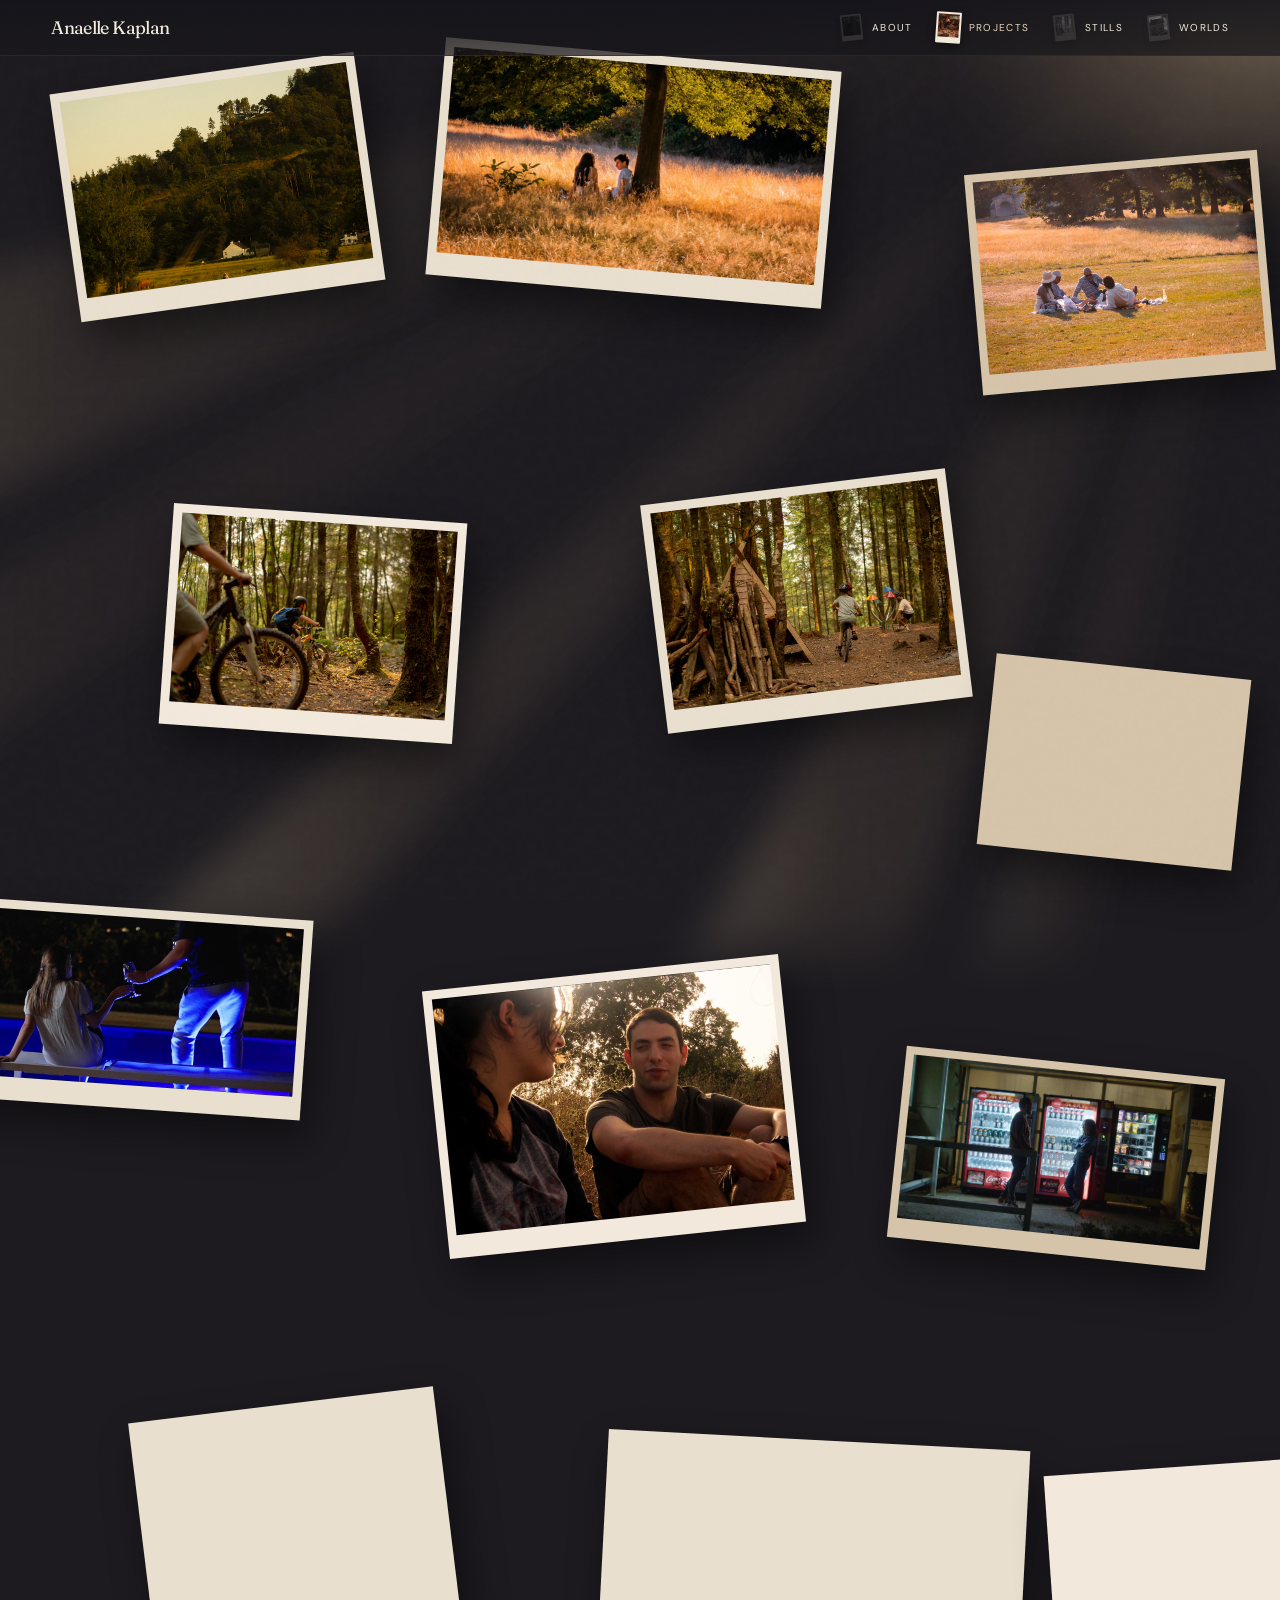
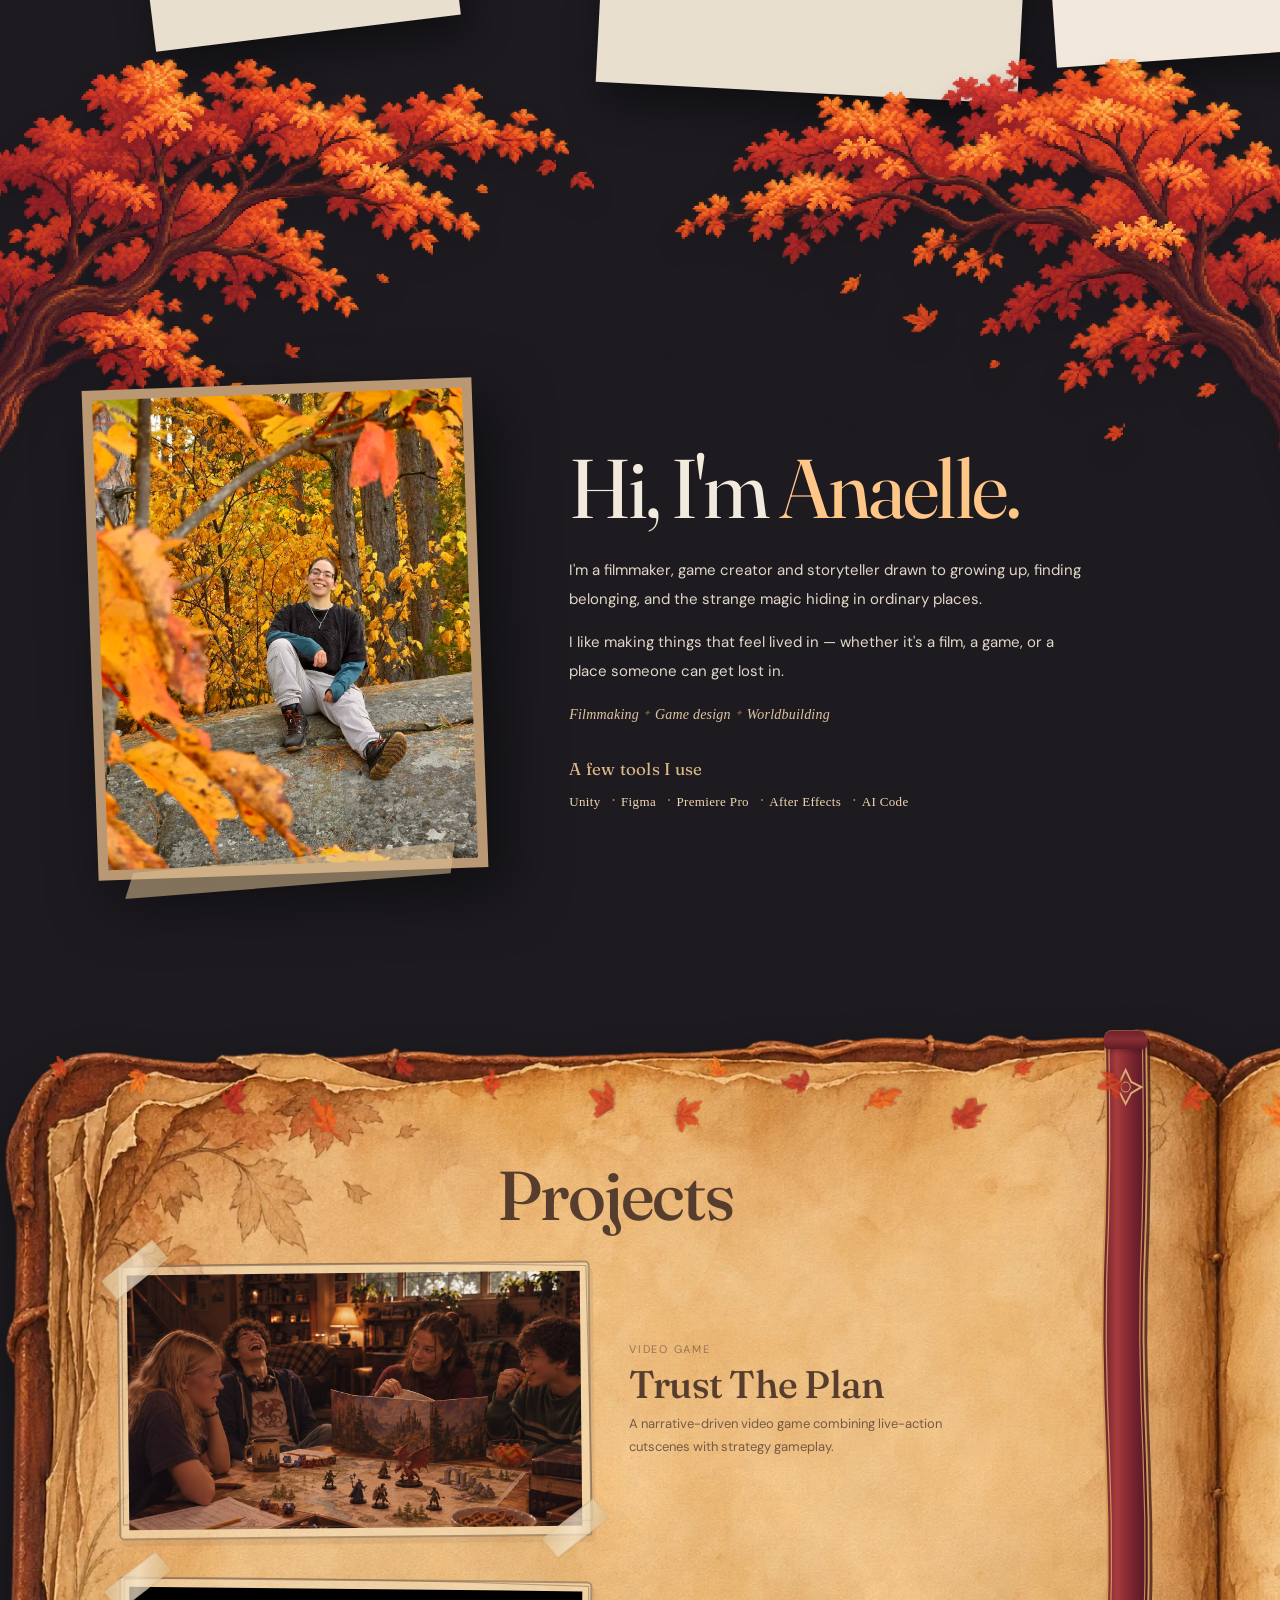
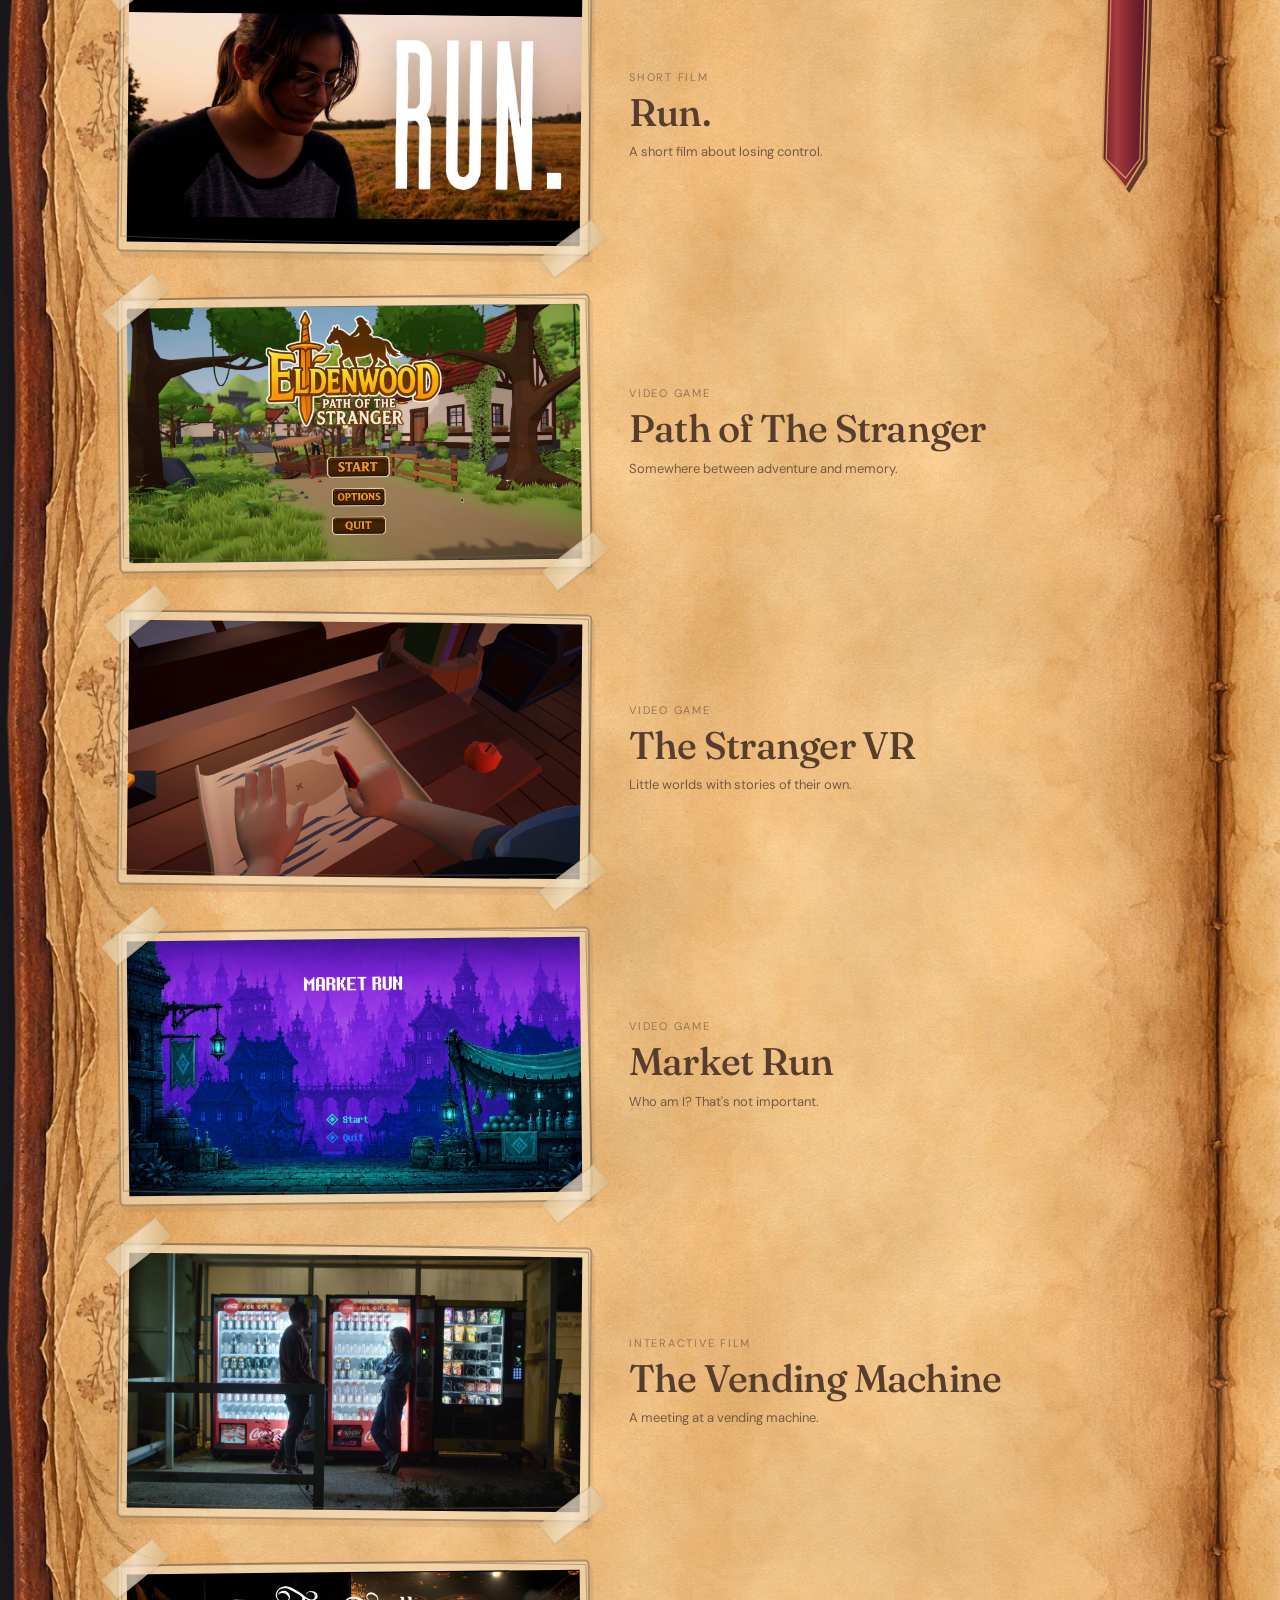
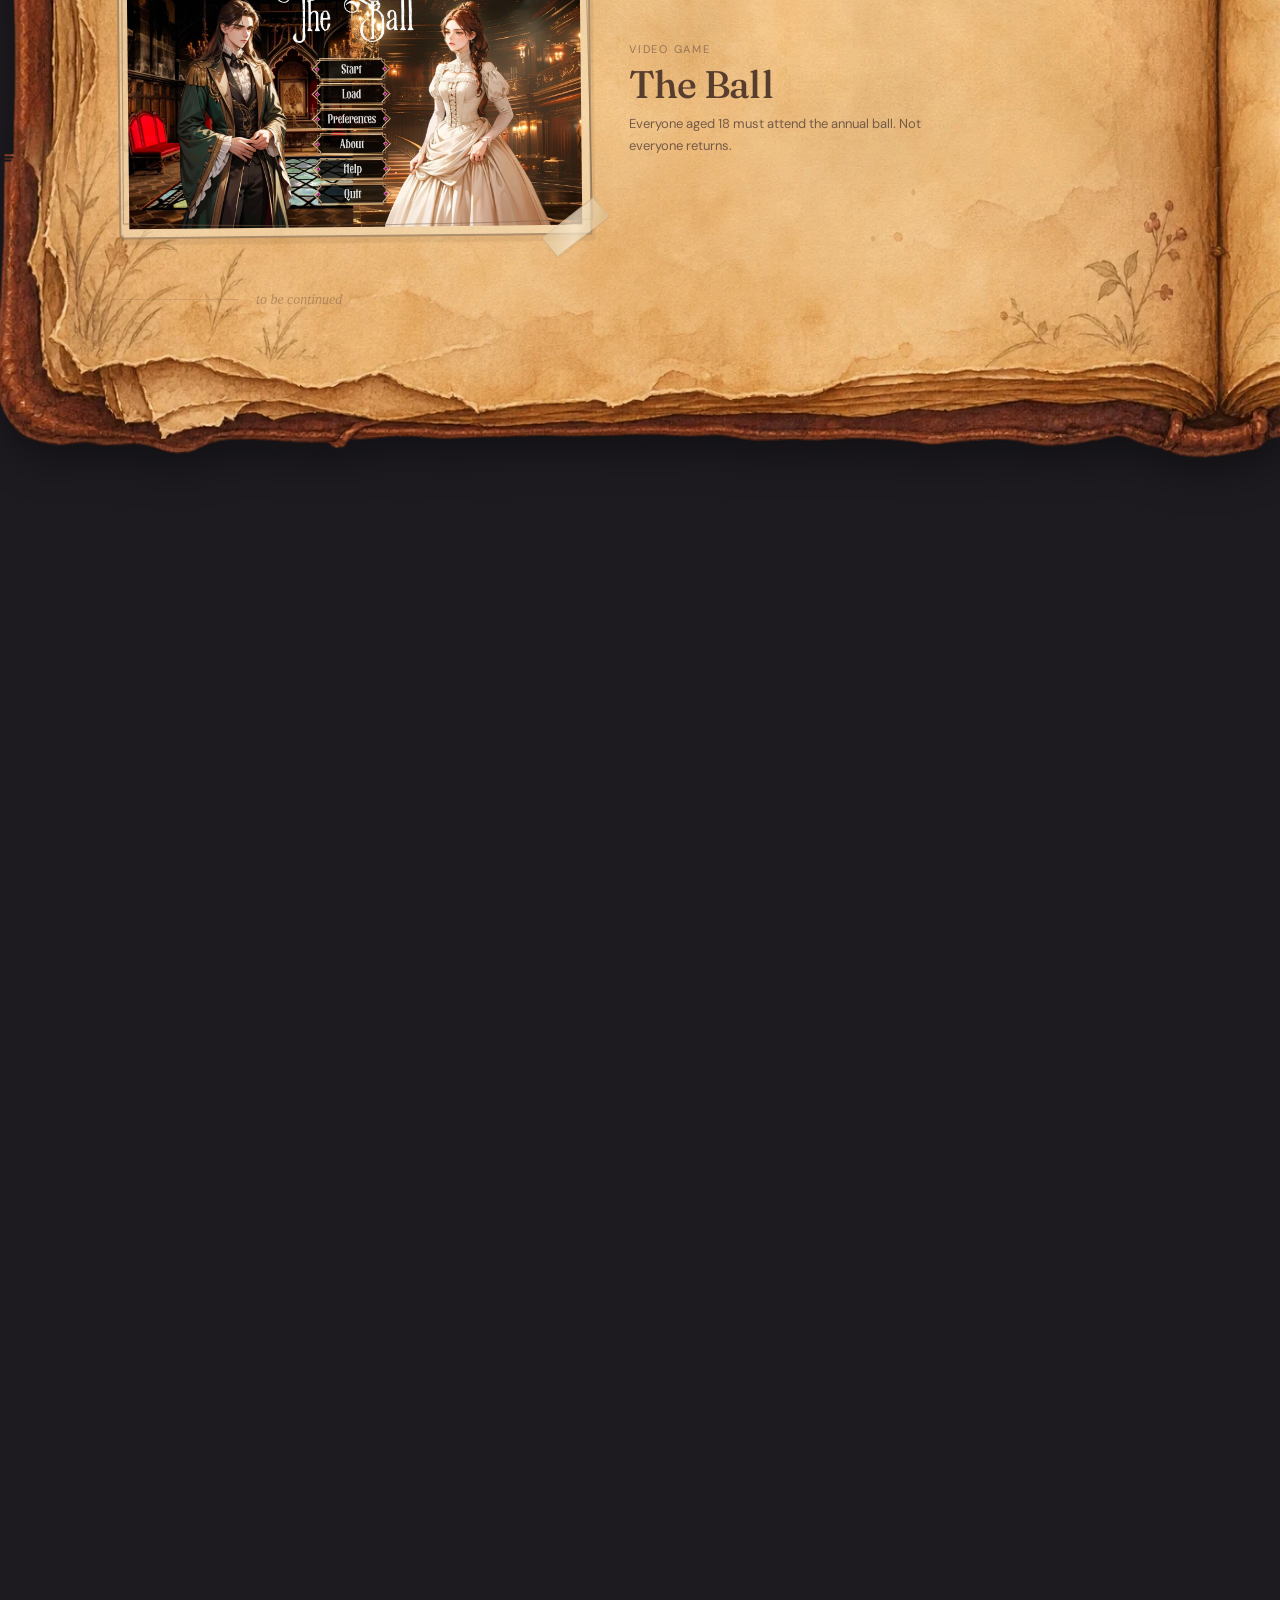
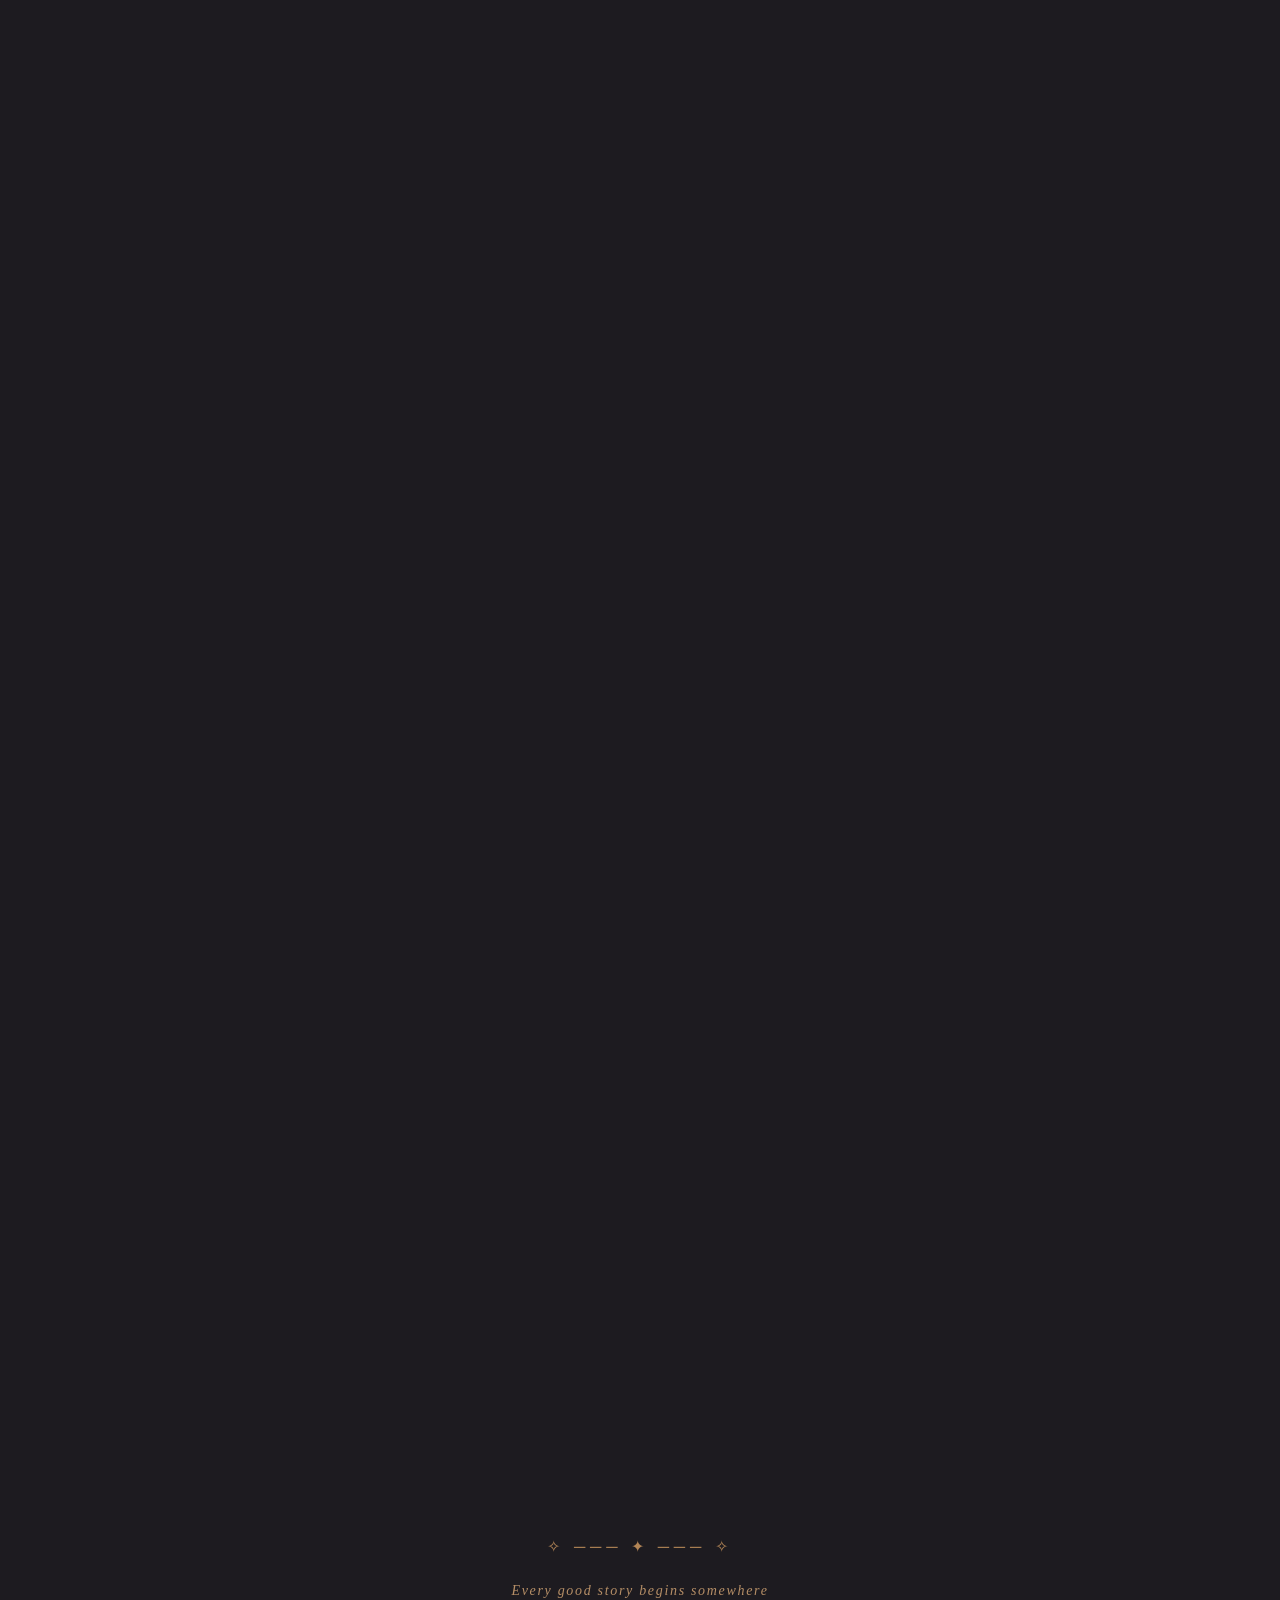
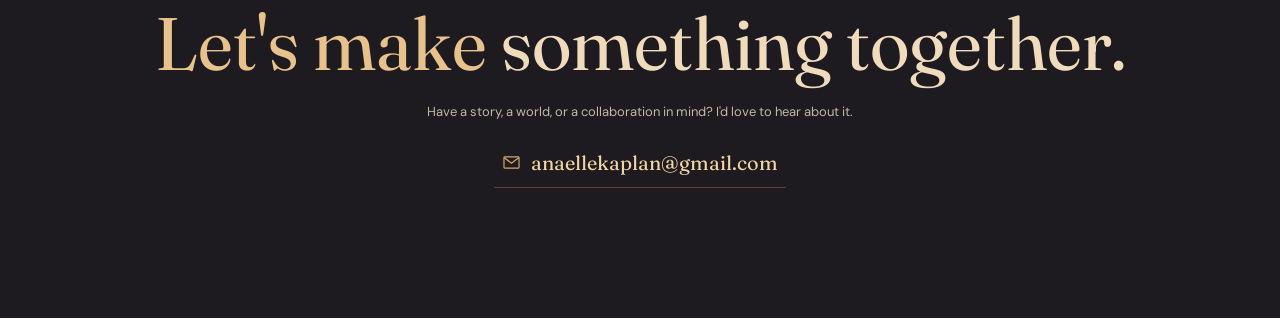
<file: index.html>
<!doctype html>
<html lang="en">
<head>
  <meta charset="UTF-8" />
  <meta name="viewport" content="width=device-width, initial-scale=1" />
  <meta name="theme-color" content="#1b1b20" />
  <title>Anaelle Kaplan | Film & Game Design</title>
  <link rel="icon" type="image/png" href="assets/favicon.png">
  <link rel="preconnect" href="https://fonts.googleapis.com">
  <link rel="preconnect" href="https://fonts.gstatic.com" crossorigin>
  <link href="https://fonts.googleapis.com/css2?family=DM+Sans:wght@400;500;600;700&family=Fraunces:opsz,wght,SOFT,WONK@9..144,400,0,1;9..144,500,0,1;9..144,600,0,1&display=swap" rel="stylesheet">
  <style>
    :root{--bg:#1a1a1f;--bg2:#232127;--ink:#f2eadc;--dim:#cfc0ac;--gold:#f3c281;--paperink:#563d2d;--red:#822d32}
    *,*::before,*::after{box-sizing:border-box}
    html{scroll-behavior:smooth;overflow-x:clip}
    body{margin:0;background:#1d1b20;color:var(--ink);font-family:'DM Sans',Arial,sans-serif;overflow-x:hidden}
    button,a{font:inherit;color:inherit}button{cursor:pointer}a{text-decoration:none}
    img{display:block;width:100%}.serif,h1,h2,h3{font-family:Fraunces,Georgia,serif}
    :focus-visible{outline:3px solid #f3c281;outline-offset:3px}
    [hidden]{display:none!important}
    .light-ambient{position:fixed;inset:-4vh -5vw -10vh;z-index:0;pointer-events:none;opacity:.92;transform:translate3d(0,var(--light-y,0px),0);mix-blend-mode:screen;will-change:transform}
    .light-ambient svg{width:100%;height:100%;display:block}
    .grain{pointer-events:none;position:fixed;inset:0;opacity:.06;z-index:8;background-image:url("data:image/svg+xml,%3Csvg viewBox='0 0 150 150' xmlns='http://www.w3.org/2000/svg'%3E%3Cfilter id='f'%3E%3CfeTurbulence type='fractalNoise' baseFrequency='.6' numOctaves='3' stitchTiles='stitch'/%3E%3C/filter%3E%3Crect width='150' height='150' filter='url(%23f)' opacity='.24'/%3E%3C/svg%3E")}
    .topnav{position:fixed;left:0;right:0;top:0;z-index:100;display:flex;align-items:center;justify-content:space-between;gap:26px;padding:12px clamp(20px,4vw,66px);background:linear-gradient(to bottom,#16151be8,#18171ab8);border-bottom:1px solid #ffffff13;backdrop-filter:none}
    .logo{font-family:Fraunces,Georgia,serif;font-size:18px;letter-spacing:-.035em;white-space:nowrap}
    .navlinks{display:flex;align-items:center;gap:clamp(10px,1.8vw,28px)}
    .nav-link{display:flex;align-items:center;gap:8px;font-size:10px;text-transform:uppercase;letter-spacing:.13em;white-space:nowrap;transition:color .2s}
    .nav-link:hover{color:var(--gold)}
    .nav-polaroid{width:25px;height:31px;padding:2px 2px 6px;flex-shrink:0;transform:rotate(-6deg) scale(.84);border-radius:1px;background:#665c54;opacity:.34;filter:grayscale(1);transition:transform .45s,opacity .45s,background .45s,filter .45s;box-shadow:0 3px 8px #0006}
    .nav-polaroid img{height:100%;object-fit:cover}
    .nav-link.found .nav-polaroid{opacity:1;filter:none;background:#f1e9d9;transform:rotate(4deg) scale(1)}
    .nav-link.found{color:#ead7bc}
    /* A tiny found-memory note rather than a notification card. */
    .toast{position:fixed;right:clamp(16px,4vw,58px);top:69px;z-index:120;display:flex;align-items:center;gap:10px;
      min-width:174px;max-width:min(260px,calc(100vw - 30px));padding:9px 15px 10px 13px;
      color:#ebd1a4;background:linear-gradient(130deg,#302820ee,#322b29eb 66%,#3a2d28e8);
      box-shadow:0 7px 18px #08070936;clip-path:polygon(0 10%,12% 5%,30% 8%,57% 3%,77% 7%,100% 0,99% 91%,87% 98%,56% 95%,34% 100%,0 94%);
      opacity:0;transform:translateY(-7px) rotate(-1.4deg);pointer-events:none;
      transition:opacity .26s ease,transform .32s ease;}
    .toast.show{opacity:.96;transform:translateY(0) rotate(-.7deg)}
    .toast-symbol{font-family:Georgia,serif;font-size:21px;line-height:1;color:#c89b61;opacity:.75}
    .toast-lines{display:flex;flex-direction:column;gap:1px;line-height:1.2}
    .toast-lines small{font-family:Georgia,serif;font-style:italic;font-size:12px;letter-spacing:.012em;color:#e1c49b}
    .toast-lines strong{font-family:Fraunces,Georgia,serif;font-size:13px;font-weight:400;color:#f3e5ce;letter-spacing:.065em}
    .hero{position:relative;z-index:1;height:250vh;isolation:isolate;background:transparent}
    .photo-stage{position:sticky;top:0;height:100vh;overflow:hidden;isolation:isolate}
    .photo-stage::after{content:'';position:absolute;inset:auto 0 0;height:20vh;background:linear-gradient(transparent,#1d1b2070);pointer-events:none;z-index:5}
    .memory-photo{--rot:0deg;position:absolute;top:var(--top);left:var(--left);width:var(--w);aspect-ratio:var(--aspect,4 / 3);padding:9px 9px 23px;background:#e9dfcf;box-shadow:8px 20px 40px #0007;transform:translate3d(0,var(--shift,0px),0) rotate(var(--rot));pointer-events:none}
    .hero.is-animating .memory-photo{will-change:transform}
    .season.is-animating .falling-leaf{will-change:transform}
    .memory-photo img{width:100%;height:100%;object-fit:cover;filter:none}
    .memory-photo:nth-child(3n){padding:8px 8px 20px;background:#d6c4aa}.memory-photo:nth-child(4n){background:#f2e9dc}
    .photo-vignette{position:sticky;top:calc(100vh - 80px);height:80px;margin-top:-80px;background:linear-gradient(transparent,#1d1b2054);pointer-events:none;z-index:4}
    .season{position:relative;z-index:2;isolation:isolate;background:transparent}
    .about{position:relative;min-height:710px;padding:165px clamp(20px,7vw,110px) 80px;background:transparent;overflow:visible}
    .about::before{content:'';position:absolute;inset:-320px 0 0;background:radial-gradient(ellipse at 78% 22%,#d8a36314,transparent 55%);pointer-events:none}
    .autumn-arch{position:absolute;z-index:4;top:clamp(-220px,-12vw,-125px);left:-2.5vw;width:105vw;pointer-events:none;transform:translate3d(0,var(--arch-parallax,0px),0)}
    .autumn-arch img{width:100%;height:auto;display:block;image-rendering:pixelated;filter:drop-shadow(0 12px 12px #09060720)}
    .about-inner{max-width:1140px;margin:0 auto;display:grid;grid-template-columns:minmax(280px,390px) 1fr;align-items:center;gap:clamp(30px,7vw,120px);position:relative;z-index:5;padding-top:66px}
    .portrait{position:relative;padding:10px;background:#ba9873;transform:rotate(-2deg);box-shadow:16px 22px 60px #0008}
    .portrait img{height:470px;object-fit:cover;filter:none}
    .portrait::after{content:'';position:absolute;left:25px;right:25px;bottom:-14px;height:32px;background:#e3c69888;clip-path:polygon(3% 10%,98% 0,96% 97%,0 89%);transform:rotate(-3deg)}
    .about-copy h1{font-weight:400;font-size:clamp(52px,6.5vw,86px);line-height:.98;margin:0 0 27px;letter-spacing:-.035em}
    .about-copy h1 em{color:#ffc688;font-style:normal}
    .about-copy p{font-size:15px;line-height:1.9;max-width:520px;color:#e2d7c7;margin:0 0 15px}
        .tiny-tags{display:flex;gap:16px;flex-wrap:wrap;margin-top:20px}
    .tiny-tags span{position:relative;padding:2px 0 6px;font-family:Georgia,serif;font-size:14px;letter-spacing:.015em;color:#dfc4a0;font-style:italic}
    .tiny-tags span:not(:last-child)::after{content:'✦';position:absolute;right:-12px;top:3px;font-size:9px;color:#976f4e;opacity:.7}
    .tools{margin-top:29px;max-width:620px}
    .tools-label{font-family:Fraunces,Georgia,serif;font-weight:400;font-size:17px;color:#deb887;margin:0 0 13px;letter-spacing:.015em}
    .tools-list{list-style:none;margin:0;padding:0;display:flex;align-items:baseline;flex-wrap:wrap;gap:10px 5px;color:#d9d1c5}
    .tools-list li{display:flex;align-items:baseline;gap:6px;font-size:12px;letter-spacing:.03em}
    .tools-list li:not(:last-child)::after{content:'·';color:#bc8350;font-family:Georgia,serif;margin-left:5px;font-size:16px}
    .tools-list em{font-family:Georgia,serif;color:#f1d6b0;font-size:13px;font-style:normal}

    .falling-layer{position:absolute;inset:0;z-index:9;pointer-events:none;overflow:hidden}
    .falling-leaf{position:absolute;top:0;left:var(--x);width:var(--size,28px);transform:translate3d(0,0,0);opacity:.9;filter:drop-shadow(1px 2px 1px #0f090828)}
    .falling-leaf img{width:100%;image-rendering:pixelated}
    .projects{position:relative;padding:15px 0 82px;background:transparent}
    .section-heading{font-size:clamp(40px,5vw,62px);font-weight:400;letter-spacing:-.035em;line-height:1.05;margin:0 auto 34px;max-width:1320px;padding:0 30px;color:#dfbc8d}
    .image-section .section-heading::after{content:'✧ ─────';display:block;font-family:Georgia,serif;color:#a67850;font-size:15px;font-weight:400;letter-spacing:.2em;margin-top:8px}
    .projects>.section-heading{display:none}
    .book-wrap{position:relative;width:calc(100vw + 20px);margin-left:-10px}
    .journal{position:relative;min-height:1250px;padding:clamp(84px,10vw,132px) clamp(250px,18vw,360px) 155px clamp(85px,10vw,162px);isolation:isolate;color:var(--paperink)}
    .journal::before{content:'';position:absolute;inset:0;z-index:-1;border:120px solid transparent;border-image-source:url('assets/journal.webp');border-image-slice:150 110 140 120 fill;border-image-width:135px 102px 130px 110px;border-image-repeat:stretch;pointer-events:none;filter:drop-shadow(0 16px 20px #0006)}.journal::after{content:'';position:absolute;left:46px;top:38px;width:min(290px,36vw);height:118px;background:linear-gradient(180deg,rgba(237,214,176,.48),rgba(237,214,176,.16));filter:blur(5px);border-radius:26px;pointer-events:none;mix-blend-mode:screen}
    .journal-intro{position:relative;padding:4px 0 28px;max-width:100%}
    .journal-intro .overline{display:none}
    .journal-intro h2{font-size:clamp(44px,5.4vw,74px);line-height:1.02;font-weight:500;margin:6px 0 0;letter-spacing:-.04em}
    .journal-list{display:flex;flex-direction:column;gap:42px;max-width:100%;position:relative}
    .journal-entry{cursor:pointer;display:grid;grid-template-columns:minmax(290px,1.15fr) minmax(180px,1fr);align-items:center;gap:clamp(22px,3vw,48px);padding:0;border:0;background:transparent;text-align:left;color:var(--paperink);width:100%}
    .sketch-photo{position:relative;display:block;padding:8px;border:2px solid #795b4290;border-radius:3px 5px 2px 5px;background:#f7e9cb80;box-shadow:3px 6px 1px #8b694b26;transform:rotate(var(--tilt,-.6deg));transition:transform .3s,box-shadow .3s}
    .journal-entry:hover .sketch-photo{transform:rotate(0deg) translateY(-4px);box-shadow:3px 13px 12px #8b694b30}
    .sketch-photo img{width:100%;aspect-ratio:16 / 9;object-fit:cover;filter:none}
    .sketch-photo::before,.sketch-photo::after{content:'';position:absolute;z-index:2;width:66px;height:25px;background:linear-gradient(135deg,#e0ca9fa8,#f7e9d2bb,#d7bb88ad);border:1px solid #a68a633c;box-shadow:0 1px 2px #0001}
    .sketch-photo::before{left:-17px;top:-10px;transform:rotate(-39deg)}
    .sketch-photo::after{right:-18px;bottom:-7px;transform:rotate(-38deg)}
    .scribble{position:absolute;inset:-5px;pointer-events:none;stroke:#7a60447b;stroke-width:1.4;fill:none}
    .entry-type{display:block;color:#977455;text-transform:uppercase;letter-spacing:.16em;font-size:11px;margin-bottom:8px}
    .entry-copy h3{font-size:clamp(26px,3vw,39px);font-weight:500;letter-spacing:-.02em;line-height:1.08;margin:0 0 8px}
    .entry-copy p{margin:0;color:#755a46;font-size:13px;line-height:1.7;max-width:320px}
    .journal-entry:hover .entry-copy h3{text-decoration:underline;text-decoration-color:#9b6c4988;text-underline-offset:6px}
    .journal-ornament{display:flex;align-items:center;gap:18px;color:#987453;font-family:Georgia,serif;font-style:italic;opacity:.68;margin-top:55px;font-size:14px}
    .journal-ornament::before{content:'';width:120px;height:1px;background:#9874536c}
    .ribbon{position:absolute;right:10.15%;top:14px;width:clamp(56px,5.1vw,79px);height:230px;z-index:11;overflow:visible;pointer-events:none;filter:none;contain:layout}
    .ribbon::before{content:'';position:absolute;z-index:3;top:-8px;left:11px;right:11px;height:19px;border-radius:8px 8px 4px 4px;background:linear-gradient(180deg,#6a2128,#8a2e35 50%,#5d1c26);box-shadow:0 2px 5px #0004,inset 0 1px 0 #d7a76f55}
    .ribbon svg{width:100%;height:100%;display:block;overflow:visible}
    /* The cloth and point are one continuous V10 path; no mismatched end cap. */
    .image-section{position:relative;z-index:1;padding:64px 0 88px;background:transparent;content-visibility:auto;contain-intrinsic-size:auto 1100px}
    .image-section.worlds{background:transparent;padding-top:56px}
    .masonry{column-count:3;column-gap:16px;max-width:1320px;margin:auto;padding:0 26px}
    .image-tile{display:block;position:relative;width:100%;break-inside:avoid;margin:0 0 18px;padding:0;border:0;background:#302b2b;overflow:hidden;box-shadow:0 9px 20px #0005;transform:rotate(var(--tilt,0deg));transition:transform .3s}
    .image-tile:hover{transform:rotate(0deg) translateY(-3px)}
    .image-tile img{width:100%;height:var(--image-height,280px);object-fit:cover;filter:none}
    .image-tile:nth-child(6n+1) img{--image-height:245px}
    .image-tile:nth-child(6n+2) img{--image-height:405px}
    .image-tile:nth-child(6n+3) img{--image-height:290px}
    .image-tile:nth-child(6n+4) img{--image-height:350px}
    .image-tile:nth-child(6n+5) img{--image-height:218px}
    .image-tile:nth-child(6n) img{--image-height:330px}
    .footer{position:relative;z-index:1;background:transparent;text-align:center;padding:96px 24px 130px}
    .footer h2{font-weight:400;font-size:clamp(44px,5.8vw,78px);line-height:1.04;margin:6px 0 18px;color:#e8c28c}
    .footer h2 em{font-style:normal;color:#f0dbbc}
    .footer p{font-size:13px;color:#c6b7a2;margin:0 auto 20px;max-width:560px;line-height:1.8}
    .footer .contact-kicker{font-family:Georgia,serif;font-size:14px;color:#b58e66;font-style:italic;letter-spacing:.12em}
    .footer .email-link{display:inline-flex;align-items:center;gap:10px;font-family:Fraunces,Georgia,serif;font-size:20px;color:#f4d4a4;border-bottom:1px solid #a7795070;padding:7px 8px 12px;transition:color .2s}
    .footer .email-link:hover{color:#fff0cd}
    .footer .email-link svg{width:19px;height:19px;stroke:#d5a86c}
    .footer::before{content:'✧ ─── ✦ ─── ✧';display:block;font-family:Georgia,serif;color:#b28556;font-size:16px;letter-spacing:.3em;margin-bottom:27px}
    .footer-note{margin-top:64px!important;font-size:10px!important;color:#83766c!important;letter-spacing:.12em;text-transform:uppercase}

    .overlay{position:fixed;inset:0;display:none;z-index:150;justify-content:center;align-items:center;padding:22px;background:#111014e8;backdrop-filter:blur(9px)}.overlay.open{display:flex}
    .overlay-panel{position:relative;background:#242027;box-shadow:0 26px 80px #0008;max-width:min(1150px,94vw);max-height:92vh;overflow:auto;border:1px solid #ffffff16}
    .overlay-panel>img{width:100%;max-height:76vh;object-fit:contain}
    .overlay-panel>.popup-info{padding:22px 30px 26px}.overlay-panel h3{font-size:clamp(32px,4vw,51px);font-weight:400;margin:0 0 10px}.overlay-panel p{max-width:630px;color:#d8cab9;line-height:1.75;font-size:14px;margin:0}
    .overlay-close{position:sticky;top:10px;float:right;margin:10px;border:1px solid #ffffff44;border-radius:50%;width:36px;height:36px;background:#19171ce8;color:white;font-size:24px;z-index:2}
    @media(max-width:980px){.journal{padding:135px 18vw 145px 9vw}.journal-entry{grid-template-columns:1fr 1fr}.about-inner{gap:40px}.masonry{column-count:2}}
    @media(max-width:760px){.topnav{padding:9px 14px;gap:15px}.logo{font-size:14px}.navlinks{gap:8px}.nav-link{gap:3px;font-size:8px;letter-spacing:.01em}.nav-polaroid{width:16px;height:22px;padding:1px 1px 4px}.about{padding:170px 23px 100px}.about-inner{grid-template-columns:1fr;max-width:520px}.portrait{max-width:340px;margin:auto}.portrait img{height:380px}.about-copy h1{font-size:59px}.canopy{top:-80px;width:86vw}.canopy.left{left:-28vw}.canopy.right{right:-28vw}.projects{padding:75px 0 90px}.journal{min-height:1000px;padding:110px 16vw 120px 9vw}.journal::before{border-image-width:90px 62px 95px 62px}.journal-entry{display:block}.journal-entry .entry-copy{padding:14px 4px}.journal-list{gap:24px}.journal-intro h2{font-size:38px}.ribbon{top:48px;right:8.2%;width:42px}.masonry{column-count:2;column-gap:12px;padding:0 17px}.image-tile{margin-bottom:12px}.section-heading{padding:0 22px}.toast{right:10px;left:10px;top:66px;text-align:center}}
    @media(max-width:520px){.logo{display:none}.topnav{justify-content:center}.navlinks{gap:14px}.nav-link{font-size:9px}.masonry{column-count:1}.memory-photo{min-width:140px;padding:6px 6px 14px}.journal{padding:90px 17vw 125px 11vw}.journal-entry h3{font-size:27px}.canopy{top:-10px;width:75vw}.about-inner{padding-top:90px}}
    @media(prefers-reduced-motion:reduce){html{scroll-behavior:auto}.memory-photo,.canopy,.light-ambient,.falling-leaf{transition:none!important;will-change:auto!important}}

    @media(max-width:1080px){.autumn-arch{top:-150px}.about-inner{padding-top:110px}.image-tile:nth-child(n) img{height:var(--image-height,280px)}}
    @media(max-width:760px){.autumn-arch{top:-100px;left:-18vw;width:136vw}.about{padding-top:165px;overflow:visible}.about-inner{padding-top:75px}.image-section .section-heading{padding:0 22px;margin-bottom:23px}.image-tile:nth-child(6n+1) img{--image-height:220px}.image-tile:nth-child(6n+2) img{--image-height:330px}.image-tile:nth-child(6n+3) img{--image-height:240px}.image-tile:nth-child(6n+4) img{--image-height:280px}.image-tile:nth-child(6n+5) img{--image-height:200px}.image-tile:nth-child(6n) img{--image-height:280px}}
    @media(max-width:520px){.autumn-arch{top:-72px;left:-24vw;width:148vw}.about-inner{padding-top:65px}.about{padding:145px 23px 80px}.image-tile:nth-child(6n+1) img{--image-height:210px}.image-tile:nth-child(6n+2) img{--image-height:295px}.image-tile:nth-child(6n+3) img{--image-height:190px}.image-tile:nth-child(6n+4) img{--image-height:255px}.image-tile:nth-child(6n+5) img{--image-height:225px}.image-tile:nth-child(6n) img{--image-height:260px}.toast{right:10px;left:auto;top:62px;min-width:0;max-width:210px;text-align:left}}
    @media(prefers-reduced-motion:reduce){.autumn-arch{transform:none!important}}

/* V9 — return to the V6 photo-to-About transition while preserving V7 illustration. */
.hero{
  height:265vh;
  background:linear-gradient(180deg,#1a191d,#211d22 55%,#1a1a1f);
  z-index:1;
}
.photo-stage::after{height:22vh;background:linear-gradient(transparent,#1a1a1faa)}
.photo-vignette{background:linear-gradient(transparent,#1a1a1f)}
.season{z-index:1;isolation:isolate;background:transparent}
.about{
  min-height:800px;
  padding:190px clamp(20px,7vw,110px) 135px;
  background:linear-gradient(180deg,#211f24ed 0%,#201f24ef 50%,#1c1b20 100%);
  overflow:visible;
}
.about::before{inset:0;background:radial-gradient(ellipse at 74% 15%,#d8a3631a,transparent 50%)}
/* The trees now sit at the start of About as in V6; V7 artwork, shape and density remain unchanged. */
.autumn-arch{
  top:-95px;left:-2.5vw;width:105vw;
  transform:translate3d(0,var(--arch-parallax,0px),0);
}
.about-inner{padding-top:66px}
/* Keep the page-image edges exposed and let the journal grow naturally for 6 entries. */
.journal{min-height:1780px}
.journal::after{content:none!important;display:none!important}
.journal-intro{
  padding:8px 0 32px;
  max-width:570px;
  margin:0 auto 0;
  text-align:center;
  position:relative;
  transform:translateX(36px);
}
.journal-intro h2{margin:0;letter-spacing:-.03em}
@media(max-width:1080px){
  .autumn-arch{top:-92px;left:-2.5vw;width:105vw}
  .about-inner{padding-top:74px}
}
@media(max-width:760px){
  .about{padding:170px 23px 100px}
  .autumn-arch{top:-54px;left:-18vw;width:136vw}
  .about-inner{padding-top:75px}
  .journal{min-height:1750px}
  .journal-intro{transform:translateX(13px)}
}
@media(max-width:520px){
  .autumn-arch{top:-42px;left:-24vw;width:148vw}
  .about-inner{padding-top:65px}
  .journal{min-height:1760px}
  .journal-intro{transform:translateX(7px);padding-top:3px}
}

/* Preserve the photographs right up to the autumn canopy and remove background seams. */
.hero{background:transparent;height:244vh}
.photo-stage::after{background:linear-gradient(transparent,rgba(26,26,31,.15))}
.photo-vignette{background:linear-gradient(transparent,rgba(26,26,31,.12))}
.about{background:transparent}

/* Final transition fix: sticky photos scroll into the tree canopy without an empty band or section overlay. */
body{overflow-x:clip}
.photo-stage::after,.photo-vignette,.about::before{display:none!important}
  
/* V12: memory photographs are static on the document; no JS transforms or sticky repaint. */
.hero{height:192vh!important;position:relative;overflow:visible;background:transparent}
.photo-stage{position:relative!important;top:auto!important;height:100%!important;overflow:visible!important;isolation:auto!important}
.memory-photo{transform:rotate(var(--rot))!important;will-change:auto!important}
.hero.is-animating .memory-photo{will-change:auto!important}
.photo-stage::after,.photo-vignette{display:none!important}
/* The new full-length 6-project parchment retains its painted edges at natural scale. */
.journal::before{border-image-source:url('assets/journal_long_clean.webp')!important}

@media(max-width:760px){.hero{height:184vh!important}}
@media(prefers-reduced-motion:reduce){.falling-leaf{transition:none!important}}
  .journal-entry[id]{scroll-margin-top:35vh;}

    /* V22: preserve original photo proportions in both homepage galleries.
       This intentionally overrides older fixed-height rules at all breakpoints. */
    #stills-gallery .image-tile img,
    #worlds-gallery .image-tile img {
      display: block;
      width: 100%;
      height: auto !important;
      aspect-ratio: auto !important;
      object-fit: contain;
    }
  
/* V23 — horizontal rows in CMS order; images retain their real aspect ratios. */
.masonry.justified-gallery {
  columns: auto !important;
  column-count: auto !important;
  max-width: 1720px;
  display: flex;
  flex-wrap: wrap;
  column-gap: 16px;
  row-gap: 16px;
  align-items: flex-start;
  justify-content: flex-start;
  padding: 0 clamp(16px, 3vw, 48px);
}
.masonry.justified-gallery .image-tile {
  width: auto;
  height: auto;
  flex: none;
  margin: 0;
  transform: none;
}
.masonry.justified-gallery .image-tile:hover {
  transform: translateY(-2px);
}
.masonry.justified-gallery .image-tile img {
  display: block;
  width: 100%;
  height: 100% !important;
  aspect-ratio: auto !important;
  object-fit: contain !important;
}
@media(max-width:620px) {
  .masonry.justified-gallery { column-gap: 12px; row-gap: 12px; padding: 0 13px; }
}


/* V24: masonry is the original loose Stills look; rows is selected per gallery
   in Pages CMS. Preserve native image proportions in both layouts. */
.masonry:not(.justified-gallery) {
  display: block;
  columns: 3;
  column-gap: 17px;
}
.masonry:not(.justified-gallery) .image-tile {
  display: block;
  width: 100%;
  height: auto;
  break-inside: avoid;
  margin-bottom: 18px;
}
.masonry:not(.justified-gallery) .image-tile img {
  width: 100%; height: auto !important;
  aspect-ratio: auto !important; object-fit: contain !important;
}
@media(max-width:980px) { .masonry:not(.justified-gallery) {columns: 2;} }
@media(max-width:520px) { .masonry:not(.justified-gallery) {columns: 1;} }
/* PROJECT PAGE RAYS -- paste at the END of project.css */
.light-layer::before {
  background-image: url('../assets/light_rays_soft.webp');
}
/* V29 — Paste inside index.html's <style> near the end, before the closing style tag.
   Prevent original placeholder photos/text from flashing before Pages CMS data loads. */
.nav-polaroid img,
.about .portrait img,
.memory-photo img,
.journal-entry .sketch-photo img {
  opacity: 0 !important;
  transition: opacity .24s ease !important;
}
.nav-polaroid img[data-cms-image-ready="true"],
.about .portrait img[data-cms-image-ready="true"],
.memory-photo img[data-cms-image-ready="true"],
.journal-entry .sketch-photo img[data-cms-image-ready="true"] {
  opacity: 1 !important;
}
html:not(.cms-site-ready) .about-copy,
html:not(.cms-site-ready) .contact-kicker,
html:not(.cms-site-ready) .footer > h2,
html:not(.cms-site-ready) .footer > p,
html:not(.cms-projects-ready) .journal-list {
  visibility: hidden;
}
@media (prefers-reduced-motion: reduce) {
  .nav-polaroid img, .about .portrait img, .memory-photo img,
  .journal-entry .sketch-photo img {transition:none!important;}
}
/* V30 HOME PAGE RECOVERY*/

/* Essential content must never depend on a successful CMS request. */
html:not(.cms-site-ready) .about-copy,
html:not(.cms-site-ready) .contact-kicker,
html:not(.cms-site-ready) .footer > h2,
html:not(.cms-site-ready) .footer > p,
html:not(.cms-projects-ready) .journal-list {
  visibility: visible !important;
}

/* Override V29's opacity:0!important, which can otherwise leave every image blank. */
.nav-polaroid img,
.about .portrait img,
.memory-photo img,
.journal-entry .sketch-photo img {
  opacity: 1 !important;
}

/* Keep OLD placeholder images hidden while CMS replaces the image paths.
   If CMS fails, reveal the fallback photographs after 3s instead of staying blank. */
html:not(.cms-site-ready) .nav-polaroid img,
html:not(.cms-site-ready) .about .portrait img,
html:not(.cms-site-ready) .memory-photo img,
html:not(.cms-projects-ready) .journal-entry .sketch-photo img {
  visibility: hidden;
  animation: cms-recovery-fallback 0s 3s forwards;
}

@keyframes cms-recovery-fallback {
  to { visibility: visible; }
}

/* Fade in the CMS-selected images when their image URLs are ready. */
@media (prefers-reduced-motion: reduce) {
  .nav-polaroid img, .about .portrait img,
  .memory-photo img, .journal-entry .sketch-photo img {
    transition: none !important;
  }
}

</style>
</head>
<body>
<div class="light-ambient" id="light-ambient" aria-hidden="true">
  <svg viewBox="0 0 1440 1080" preserveAspectRatio="xMidYMin slice">
    <defs>
      <radialGradient id="source"><stop offset="0%" stop-color="#ffe4b1" stop-opacity=".74"/><stop offset="29%" stop-color="#eac389" stop-opacity=".3"/><stop offset="72%" stop-color="#ffbf66" stop-opacity="0"/></radialGradient>
      <linearGradient id="beam"><stop offset="0" stop-color="#ffe6b4" stop-opacity=".52"/><stop offset=".27" stop-color="#f6c681" stop-opacity=".19"/><stop offset="1" stop-color="#ffcb78" stop-opacity="0"/></linearGradient>
      <filter id="beamblur"><feGaussianBlur stdDeviation="20"/></filter>
      <filter id="sourceblur"><feGaussianBlur stdDeviation="38"/></filter>
    </defs>
    <g filter="url(#beamblur)">
      <path d="M1380 -80 L-270 410 L-270 695 Z" fill="url(#beam)" opacity=".42"/>
      <path d="M1360 -85 L-280 810 L-280 1010 Z" fill="url(#beam)" opacity=".21"/>
      <path d="M1375 -60 L130 1060 L330 1060 Z" fill="url(#beam)" opacity=".48"/>
      <path d="M1380 -55 L750 1060 L970 1060 Z" fill="url(#beam)" opacity=".5"/>
      <path d="M1395 -45 L1055 1060 L1160 1060 Z" fill="url(#beam)" opacity=".28"/>
    </g>
    <ellipse cx="1370" cy="-32" rx="520" ry="430" fill="url(#source)" filter="url(#sourceblur)"/>
  </svg>
</div>
<div class="grain"></div>
<nav class="topnav" aria-label="Portfolio sections">
  <a class="logo" href="#hero">Anaelle Kaplan</a>
  <div class="navlinks">
    <a class="nav-link" data-memory="about" href="#about"><span class="nav-polaroid"><img src="assets/girl_autumn.webp" alt=""></span>About</a>
    <a class="nav-link" data-memory="projects" href="#projects"><span class="nav-polaroid"><img src="assets/fantasy_ruins.webp" alt=""></span>Projects</a>
    <a class="nav-link" data-memory="stills" href="#stills"><span class="nav-polaroid"><img src="assets/stills_woods.webp" alt=""></span>Stills</a>
    <a class="nav-link" data-memory="worlds" href="#worlds"><span class="nav-polaroid"><img src="assets/world_cozy.webp" alt=""></span>Worlds</a>
  </div>
</nav>
<div class="toast" id="toast" role="status" aria-live="polite"><span class="toast-symbol" aria-hidden="true">✧</span><span class="toast-lines"><small>New memory found</small><strong id="toast-title">About</strong></span></div>
<header class="hero" id="hero" aria-label="A cascade of cinematic memories">
  <div class="photo-stage" id="photo-stage"></div>
  <div class="photo-vignette"></div>
</header>
<div class="season" id="season">
  <div class="falling-layer" id="falling-layer" aria-hidden="true"></div>
  <section class="about" id="about">
    <div class="autumn-arch" id="autumn-arch" aria-hidden="true"><img src="assets/autumn_tree_arch.webp" alt=""></div>
    <div class="about-inner">
      <div class="portrait"><img src="assets/girl_autumn.webp" alt="Placeholder portrait in golden autumn trees"></div>
      <div class="about-copy">
        <h1>Hi, I'm <em>Anaelle.</em></h1>
        <p>I'm a filmmaker, game creator and storyteller drawn to growing up, finding belonging, and the strange magic hiding in ordinary places.</p>
        <p>I like making things that feel lived in — whether it's a film, a game, or a place someone can get lost in.</p>
        <div class="tiny-tags"><span>Cinematography</span><span>Game design</span><span>Worldbuilding</span></div>
        <div class="tools"><h2 class="tools-label">A few tools I use</h2><ul class="tools-list"><li><em>Unity</em></li><li><em>Figma</em></li><li><em>Premiere Pro</em></li><li><em>After Effects</em></li><li><em>ChatGPT</em></li></ul></div>
      </div>
    </div>
  </section>
  <section class="projects" id="projects">
    <h2 class="section-heading">Projects</h2>
    <div class="book-wrap">
      <div class="journal" id="journal">
        <div class="ribbon" id="ribbon" aria-hidden="true">
          <svg id="ribbon-svg" xmlns="http://www.w3.org/2000/svg" viewBox="0 0 70 230" preserveAspectRatio="none">
            <defs><linearGradient id="velvet" x1="0" x2="1"><stop offset="0" stop-color="#62212a"/><stop offset=".3" stop-color="#a83b3d"/><stop offset=".67" stop-color="#75232e"/><stop offset="1" stop-color="#4e1723"/></linearGradient></defs>
            <path id="ribbon-shadow" fill="#3d1a1bc2" transform="translate(4 5)"/>
            <path id="ribbon-body" fill="url(#velvet)" stroke="#d39b58" stroke-width="2"/>
            <path id="ribbon-trim" stroke="#ffce79a0" stroke-width="1.3" fill="none"/>
            <g transform="translate(35 49)"><path d="M0 -17 L6 -5 L17 0 L6 6 L0 17 L-6 6 L-17 0 L-6 -5 Z" fill="none" stroke="#d8ac70" stroke-width="2"/><circle r="5" stroke="#d8ac70" fill="none"/></g>
          </svg>
        </div>
        <div class="journal-intro"><div class="overline">Field notes · selected works</div><h2>Projects</h2></div>
        <div class="journal-list">
          <a id="journal-trust-the-plan" class="journal-entry" href="projects/trust-the-plan.html" data-kind="Video Game" data-name="Trust The Plan" data-image="assets/friends_sunset.webp" data-description="A coming-of-age story about friendship, the fear of replacement, and the worlds we create together.">
            <span class="sketch-photo" style="--tilt:-.7deg"><img src="assets/friends_sunset.webp" alt="Friends watching a golden sunset, placeholder film image"><svg class="scribble" viewBox="0 0 600 340" preserveAspectRatio="none"><path d="M10 7 Q200 0 592 10 L597 329 Q260 338 9 329 Z"/></svg></span>
            <span class="entry-copy"><span class="entry-type">Video Game</span><h3>Trust The Plan</h3><p>A narrative-driven game combining live-action cutscenes with strategy gameplay.</p></span>
          </a>
          <a id="journal-between-the-trees" class="journal-entry" href="projects/between-the-trees.html" data-kind="Game design" data-name="Between the Trees" data-image="assets/fantasy_ruins.webp" data-description="A placeholder for a game project: environments, fantasy storytelling, and immersive exploration.">
            <span class="sketch-photo" style="--tilt:.8deg"><img src="assets/fantasy_ruins.webp" alt="Fantasy ruins, placeholder game project"><svg class="scribble" viewBox="0 0 600 340" preserveAspectRatio="none"><path d="M6 11 Q280 2 594 9 L598 330 Q200 337 6 331 Z"/></svg></span>
            <span class="entry-copy"><span class="entry-type">Video game</span><h3>Between the Trees</h3><p>Somewhere between adventure and memory.</p></span>
          </a>
          <a id="journal-a-place-to-return-to" class="journal-entry" href="projects/a-place-to-return-to.html" data-kind="World design" data-name="A Place to Return To" data-image="assets/cottage_game.webp" data-description="A placeholder for cozy Minecraft builds, imagined villages, and game environments.">
            <span class="sketch-photo" style="--tilt:-.6deg"><img src="assets/cottage_game.webp" alt="Warm lantern-lit house, placeholder world design"><svg class="scribble" viewBox="0 0 600 340" preserveAspectRatio="none"><path d="M9 6 Q300 1 590 7 L597 326 Q295 343 8 329 Z"/></svg></span>
            <span class="entry-copy"><span class="entry-type">Worldbuilding</span><h3>A Place to Return To</h3><p>Little worlds with stories of their own.</p></span>
          </a>
          <a id="journal-dragon-forest-scene" class="journal-entry" href="projects/dragon-forest-scene.html" data-kind="3D / craft" data-name="Dragon Forest Scene" data-image="assets/world_falls.webp" data-description="A small illuminated fantasy forest scene made through 3D modeling, printing, and physical craft.">
            <span class="sketch-photo" style="--tilt:.4deg"><img src="assets/world_falls.webp" alt="Enchanted forest, placeholder physical project"><svg class="scribble" viewBox="0 0 600 340" preserveAspectRatio="none"><path d="M11 9 Q350 0 590 9 L594 329 Q250 337 8 326 Z"/></svg></span>
            <span class="entry-copy"><span class="entry-type">Creative project</span><h3>Dragon Forest Scene</h3><p>One small fantasy world, built by hand.</p></span>
          </a>
          <a id="journal-last-summer-tape" class="journal-entry" href="projects/last-summer-tape.html" data-kind="Short film" data-name="Last Summer Tape" data-image="assets/stills_people.webp" data-description="A placeholder film about summer memories, growing up, and the places we remember.">
            <span class="sketch-photo" style="--tilt:-.5deg"><img src="assets/stills_people.webp" alt="Sunlit cinematic placeholder for a short film"><svg class="scribble" viewBox="0 0 600 340" preserveAspectRatio="none"><path d="M11 9 Q250 0 590 8 L596 327 Q280 339 8 330 Z"/></svg></span>
            <span class="entry-copy"><span class="entry-type">Short film</span><h3>Last Summer Tape</h3><p>Some summers stay with you.</p></span>
          </a>
          <a id="journal-lantern-paths" class="journal-entry" href="projects/lantern-paths.html" data-kind="World design" data-name="Lantern Paths" data-image="assets/world_minecraft.webp" data-description="A placeholder for cozy Minecraft builds, imagined villages, and game environments.">
            <span class="sketch-photo" style="--tilt:.6deg"><img src="assets/world_minecraft.webp" alt="Cozy game-world placeholder"><svg class="scribble" viewBox="0 0 600 340" preserveAspectRatio="none"><path d="M7 11 Q290 2 594 9 L597 331 Q190 338 7 327 Z"/></svg></span>
            <span class="entry-copy"><span class="entry-type">Worldbuilding</span><h3>Lantern Paths</h3><p>Warm windows and worlds worth wandering through.</p></span>
          </a>
        </div>
        <div class="journal-ornament">to be continued</div>
      </div>
    </div>
  </section>
</div>
<section class="image-section" id="stills">
  <h2 class="section-heading">Stills</h2>
  <div class="masonry" id="stills-gallery"></div>
</section>
<section class="image-section worlds" id="worlds">
  <h2 class="section-heading">Worldbuilding</h2>
  <div class="masonry" id="worlds-gallery"></div>
</section>
<footer class="footer" id="contact"><div class="contact-kicker">Every good story begins somewhere</div><h2>Let's make <em>something new.</em></h2><p>Have a story, a world, or a collaboration in mind? I'd love to hear about it.</p>
    <a class="email-link" href="mailto:your-email@example.com?subject=Let's%20make%20something%20new"><svg viewBox="0 0 24 24" fill="none" stroke-width="1.5"><rect x="2.5" y="5" width="19" height="14" rx="1"/><path d="M3 6l9 7 9-7"/></svg><span>your-email@example.com</span></a>

<div class="overlay" id="overlay" role="dialog" aria-modal="true" aria-label="Image or project detail">
  <div class="overlay-panel"><button class="overlay-close" id="close-overlay" aria-label="Close">×</button><img id="overlay-image" alt="Expanded artwork"><div class="popup-info"><h3 id="overlay-title"></h3><p id="overlay-text"></p></div></div>
</div>
<script>
(() => {
  const reduced = window.matchMedia('(prefers-reduced-motion: reduce)').matches;
  const clamp = (v, a, b) => Math.min(b, Math.max(a, v));
  const photos = [
    ['orange_sunset.webp','5%','8vh','24vw','-8deg',1.01,'4 / 3'],
    ['friends_sunset.webp','34%','6vh','31vw','5deg',1.06,'5 / 3'],
    ['cinema_faces.webp','76%','18vh','23vw','-5deg',1.17,'4 / 3'],
    ['portrait.webp','13%','57vh','23vw','4deg',1.11,'4 / 3'],
    ['warm_field.webp','51%','54vh','24vw','-7deg',1.24,'4 / 3'],
    ['stills_tower.webp','77%','74vh','20vw','6deg',1.15,'4 / 3'],
    ['stills_woods.webp','-2%','101vh','26vw','4deg',1.09,'5 / 3'],
    ['friendship.webp','34%','108vh','28vw','-6deg',1.25,'4 / 3'],
    ['lake_sunset.webp','70%','118vh','25vw','6deg',1.13,'5 / 3'],
    ['girl_autumn.webp','11%','156vh','24vw','-7deg',1.22,'4 / 3'],
    ['stills_people.webp','47%','160vh','33vw','3deg',1.36,'5 / 3'],
    ['cottage_game.webp','82%','163vh','20vw','-4deg',1.13,'4 / 3']
  ];
  const stage = document.getElementById('photo-stage');
  photos.forEach(([file,left,top,w,rot,speed,aspect]) => {
    const div=document.createElement('div');div.className='memory-photo';
    div.style.cssText=`--left:${left};--top:${top};--w:${w};--rot:${rot};--aspect:${aspect};`;
    div.dataset.speed=speed;
    const img=document.createElement('img');img.src='assets/'+file;img.alt='A warm cinematic memory';img.loading=(parseFloat(top)<90?'eager':'lazy');img.decoding='async';
    div.appendChild(img);stage.appendChild(div);
  });
  const gallery = {
    stills:['stills_woods.webp','friends_sunset.webp','stills_tower.webp','portrait.webp','orange_sunset.webp','stills_people.webp','girl_autumn.webp','warm_field.webp','cinema_faces.webp'],
    worlds:['world_minecraft.webp','world_falls.webp','world_cozy.webp','world_mountain.webp','fantasy_ruins.webp','cottage_game.webp','world_falls.webp','world_minecraft.webp','world_cozy.webp']
  };
  Object.entries(gallery).forEach(([id, images])=>{
    const el=document.getElementById(id+'-gallery');
    images.forEach((file,i)=>{
      const b=document.createElement('button');b.className='image-tile';b.style.setProperty('--tilt',((i%5)-2)*.34+'deg');b.type='button';b.setAttribute('aria-label','View image '+(i+1));
      const img=document.createElement('img');img.src='assets/'+file;img.loading='lazy';img.decoding='async';img.alt=id==='stills'?'Placeholder cinematic film still':'Placeholder fantasy or block-built game world';
      b.appendChild(img);b.addEventListener('click',()=>showOverlay(img.src,id==='stills'?'Stills':'Worldbuilding',''));el.appendChild(b);
    });
  });
  const overlay=document.getElementById('overlay'), overlayImage=document.getElementById('overlay-image'), overlayTitle=document.getElementById('overlay-title'), overlayText=document.getElementById('overlay-text');
  function showOverlay(src,title,text){overlayImage.src=src;overlayTitle.textContent=title;overlayText.textContent=text;overlayText.style.display=text?'block':'none';overlay.classList.add('open');document.body.style.overflow='hidden'}
  function hideOverlay(){overlay.classList.remove('open');document.body.style.overflow=''}
  // Individual projects now open their own static HTML pages. Gallery lightboxes still use showOverlay.
  document.getElementById('close-overlay').addEventListener('click',hideOverlay);
  overlay.addEventListener('click',e=>{if(e.target===overlay)hideOverlay()});
  document.addEventListener('keydown',e=>{if(e.key==='Escape')hideOverlay()});
  // The memory collection lives directly in the site navigation; no XP, no mandatory exploration.
  const found=new Set();const toast=document.getElementById('toast');let toastTimeout;
  const obs = new IntersectionObserver(entries=>entries.forEach(entry=>{
    if(!entry.isIntersecting||found.has(entry.target.id))return;
    found.add(entry.target.id);
    const link=document.querySelector(`[data-memory="${entry.target.id}"]`);
    if(link){link.classList.add('found');document.getElementById('toast-title').textContent=link.textContent.trim();toast.classList.add('show');clearTimeout(toastTimeout);toastTimeout=setTimeout(()=>toast.classList.remove('show'),1800)}
  }),{threshold:.22});
  ['about','projects','stills','worlds'].forEach(id=>obs.observe(document.getElementById(id)));
  // Original pixel-art falling leaves travel between the canopy and the top of the illustrated journal.
  const season=document.getElementById('season'), about=document.getElementById('about'), journal=document.getElementById('journal');
  const leaves=document.getElementById('falling-layer');
  const leafInfo=[];
  const leafArt=['assets/leaf_0.webp','assets/leaf_1.webp','assets/leaf_2.webp','assets/leaf_3.webp','assets/leaf_4.webp','assets/leaf_5.webp','assets/leaf_6.webp'];
  for(let i=0;i<16;i++){
    const leaf=document.createElement('span');leaf.className='falling-leaf';
    const x=(i<8?3+i*7.0:55+(i-8)*6.2);leaf.style.setProperty('--x',x+'%');
    leaf.style.setProperty('--size',(23+(i%4)*5)+'px');
    leaf.innerHTML='<img src="'+leafArt[i%leafArt.length]+'" alt="">';
    const launches=[.02,.23,.08,.32,.13,.01,.28,.17,.39,.11,.25,.05,.33,.16,.04,.29];
    const durations=[.59,.58,.7,.55,.61,.64,.53,.66,.54,.72,.55,.68,.52,.6,.74,.58];
    leaves.appendChild(leaf);leafInfo.push({el:leaf,x,originY:32+(i%6)*18,landingOffset:7+(i%4)*13,drift:((i*19)%23)-11,turn:(i%2?1:-1)*(72+i*9),start:launches[i],duration:durations[i]});
  }

  // Optimized scroll renderer: cache static geometry and update only visible effects.
  // Restore the exact subtle V10 wave as one continuous SVG (body + pointed end).
  // Precompute a small set of ribbon shapes whenever layout changes; scroll only selects frames.
  const ribbon=document.getElementById('ribbon');
  const ribbonSVG=document.getElementById('ribbon-svg');
  const ribbonBody=document.getElementById('ribbon-body');
  const ribbonShadow=document.getElementById('ribbon-shadow');
  const ribbonTrim=document.getElementById('ribbon-trim');
  let ribbonFrames=[];
  const arch=document.getElementById('autumn-arch');
  const light=document.getElementById('light-ambient');
  const hero=document.getElementById('hero');
  let geometry;
  let lastRibbonHeight=-1;
  let lastLightOffset=NaN;
  let seasonAnimating=false;
  let pending=false;
  let lastScrollY=NaN;



  // V10 geometry: a softly waving 44px ribbon with one integrated triangular point.
  function ribbonShape(height,phase){
    const seg=12, right=[], left=[];
    for(let i=0;i<=seg;i++){
      const y=i*(height-29)/seg;
      const amp=Math.min(1,i/4)*2.9;
      const center=35+Math.sin(y/73+phase)*amp;
      right.push([center+22,y]);left.push([center-22,y]);
    }
    const body='M '+left[0].join(' ')+' L '+right[0].join(' ')+
      right.slice(1).map(pt=>' L '+pt.join(' ')).join('')+
      ' L 35 '+height+' '+left.slice().reverse().map(pt=>' L '+pt.join(' ')).join('')+' Z';
    const innerRight=right.map(([x,y])=>[x-4,y]);
    const innerLeft=left.map(([x,y])=>[x+4,y]);
    const trim='M '+innerRight[0].join(' ')+innerRight.slice(1).map(pt=>' L '+pt.join(' ')).join('')+
      ' L 35 '+(height-10)+' '+innerLeft.slice().reverse().map(pt=>' L '+pt.join(' ')).join('');
    return {body,trim};
  }
  const ribbonStep=20; // px: update at most once per small scroll interval
  function cacheRibbonShapes(){
    const heightMax=Math.max(230,230+geometry.journalHeight-300);
    const count=Math.ceil((heightMax-230)/ribbonStep);
    ribbonFrames=Array.from({length:count+1},(_,i)=>{
      const height=Math.min(heightMax,230+i*ribbonStep);
      const progress=count ? i/count : 0;
      const {body,trim}=ribbonShape(height,progress*3.5);
      return {height,body,trim};
    });
    lastRibbonHeight=-1;
  }

  function measure(){
    const y=window.scrollY;
    const rectTop=el=>el.getBoundingClientRect().top+y;
    const journalTop=rectTop(journal);
    const seasonTop=rectTop(season);
    geometry={
      heroTop:rectTop(hero), heroHeight:hero.offsetHeight,
      aboutTop:rectTop(about), aboutHeight:about.offsetHeight,
      seasonTop, journalTop, journalHeight:journal.offsetHeight,
      fallRange:Math.max(1,journalTop-seasonTop-140),
      ribbonRange:Math.max(300,journal.offsetHeight-window.innerHeight*.22)
    };
    cacheRibbonShapes();
  }
  function schedule(){
    if(!pending){pending=true;requestAnimationFrame(renderScroll)}
  }
  function renderScroll(){
    pending=false;
    if(!geometry)measure();
    const y=window.scrollY;
    const vh=window.innerHeight;
    if(y===lastScrollY)return;
    lastScrollY=y;
    const g=geometry;

    // Static photographs: browser native scrolling, zero per-scroll photo work.

    // Sunlight stays gentle and moves only one CSS pixel for every ~22px scrolled.
    if(!reduced){
      const l=-Math.round(y*.045);
      if(l!==lastLightOffset){lastLightOffset=l;light.style.setProperty('--light-y',l+'px')}
    }

    const inAbout=y<g.aboutTop+g.aboutHeight+vh*.3 && y+vh>g.aboutTop-vh*.3;
    if(inAbout&&!reduced){
      const progress=clamp((y+vh*.3-g.aboutTop)/g.aboutHeight,0,1);
      arch.style.setProperty('--arch-parallax',Math.round(progress*26)+'px');
    }

    const inSeason=y<g.journalTop+g.journalHeight+vh*.15 && y+vh>g.seasonTop-vh*.1;
    if(inSeason!==seasonAnimating){seasonAnimating=inSeason;season.classList.toggle('is-animating',inSeason)}
    if(inSeason&&!reduced){
      const progress=clamp((y+vh*.55-g.seasonTop)/g.fallRange,0,1);
      const journalOffset=g.journalTop-g.seasonTop;
      for(let i=0;i<leafInfo.length;i++){
        const info=leafInfo[i];
        const leafProgress=clamp((progress-info.start)/info.duration,0,1);
        const ease=1-Math.pow(1-leafProgress,2.35);
        const destY=journalOffset+28+info.landingOffset;
        const yy=info.originY+(destY-info.originY)*ease;
        const xx=info.drift*Math.sin(leafProgress*Math.PI*1.7+(i*.5));
        info.el.style.transform=`translate3d(${xx.toFixed(1)}px,${yy.toFixed(1)}px,0) rotate(${(info.turn*leafProgress).toFixed(1)}deg)`;
      }
    }

    // Only change ribbon graphics near the journal and when a cached frame changes.
    // This avoids the separate, misaligned V12 tip and any SVG path calculations on scroll.
    if(y+vh>g.journalTop-vh*.25 && y<g.journalTop+g.journalHeight+vh*.25){
      const progress=clamp((y+vh*.53-g.journalTop)/g.ribbonRange,0,1);
      const continuous=230+(g.journalHeight-300)*progress;
      const index=Math.max(0,Math.min(ribbonFrames.length-1,
        Math.round((continuous-230)/ribbonStep)));
      if(index!==lastRibbonHeight){
        lastRibbonHeight=index;
        const frame=ribbonFrames[index];
        ribbon.style.height=frame.height+'px';
        ribbonSVG.setAttribute('viewBox',`0 0 70 ${frame.height}`);
        ribbonBody.setAttribute('d',frame.body);
        ribbonShadow.setAttribute('d',frame.body);
        ribbonTrim.setAttribute('d',frame.trim);
      }
    }
  }
  window.addEventListener('scroll',schedule,{passive:true});
  window.addEventListener('resize',()=>{measure();lastScrollY=NaN;schedule()},{passive:true});
  window.addEventListener('load',()=>{measure();lastScrollY=NaN;schedule()});
  if(document.fonts) document.fonts.ready.then(()=>{measure();lastScrollY=NaN;schedule()});
  // Read geometric measurements once per change, not in every scroll frame.
  const resizeObserver=new ResizeObserver(()=>{measure();lastScrollY=NaN;schedule()});
  [hero,about,journal].forEach(el=>resizeObserver.observe(el));
  measure();schedule();
})();
</script>

<script>
/* Returning from a project page should reveal the project that was just opened. */
(() => {
  function focusLinkedEntry() {
    const hash = decodeURIComponent(window.location.hash.slice(1));
    if (!/^journal-[a-z0-9-]+$/.test(hash)) return;
    const target = document.getElementById(hash);
    if (!target) return;
    target.scrollIntoView({ block: 'center', inline: 'nearest', behavior: 'instant' });
  }
  window.addEventListener('load', () => requestAnimationFrame(focusLinkedEntry));
  window.addEventListener('pageshow', () => requestAnimationFrame(focusLinkedEntry));
  window.addEventListener('hashchange', () => requestAnimationFrame(focusLinkedEntry));
})();
</script>
<script src="home-content.js" defer></script>
</body>
</html>
</file>
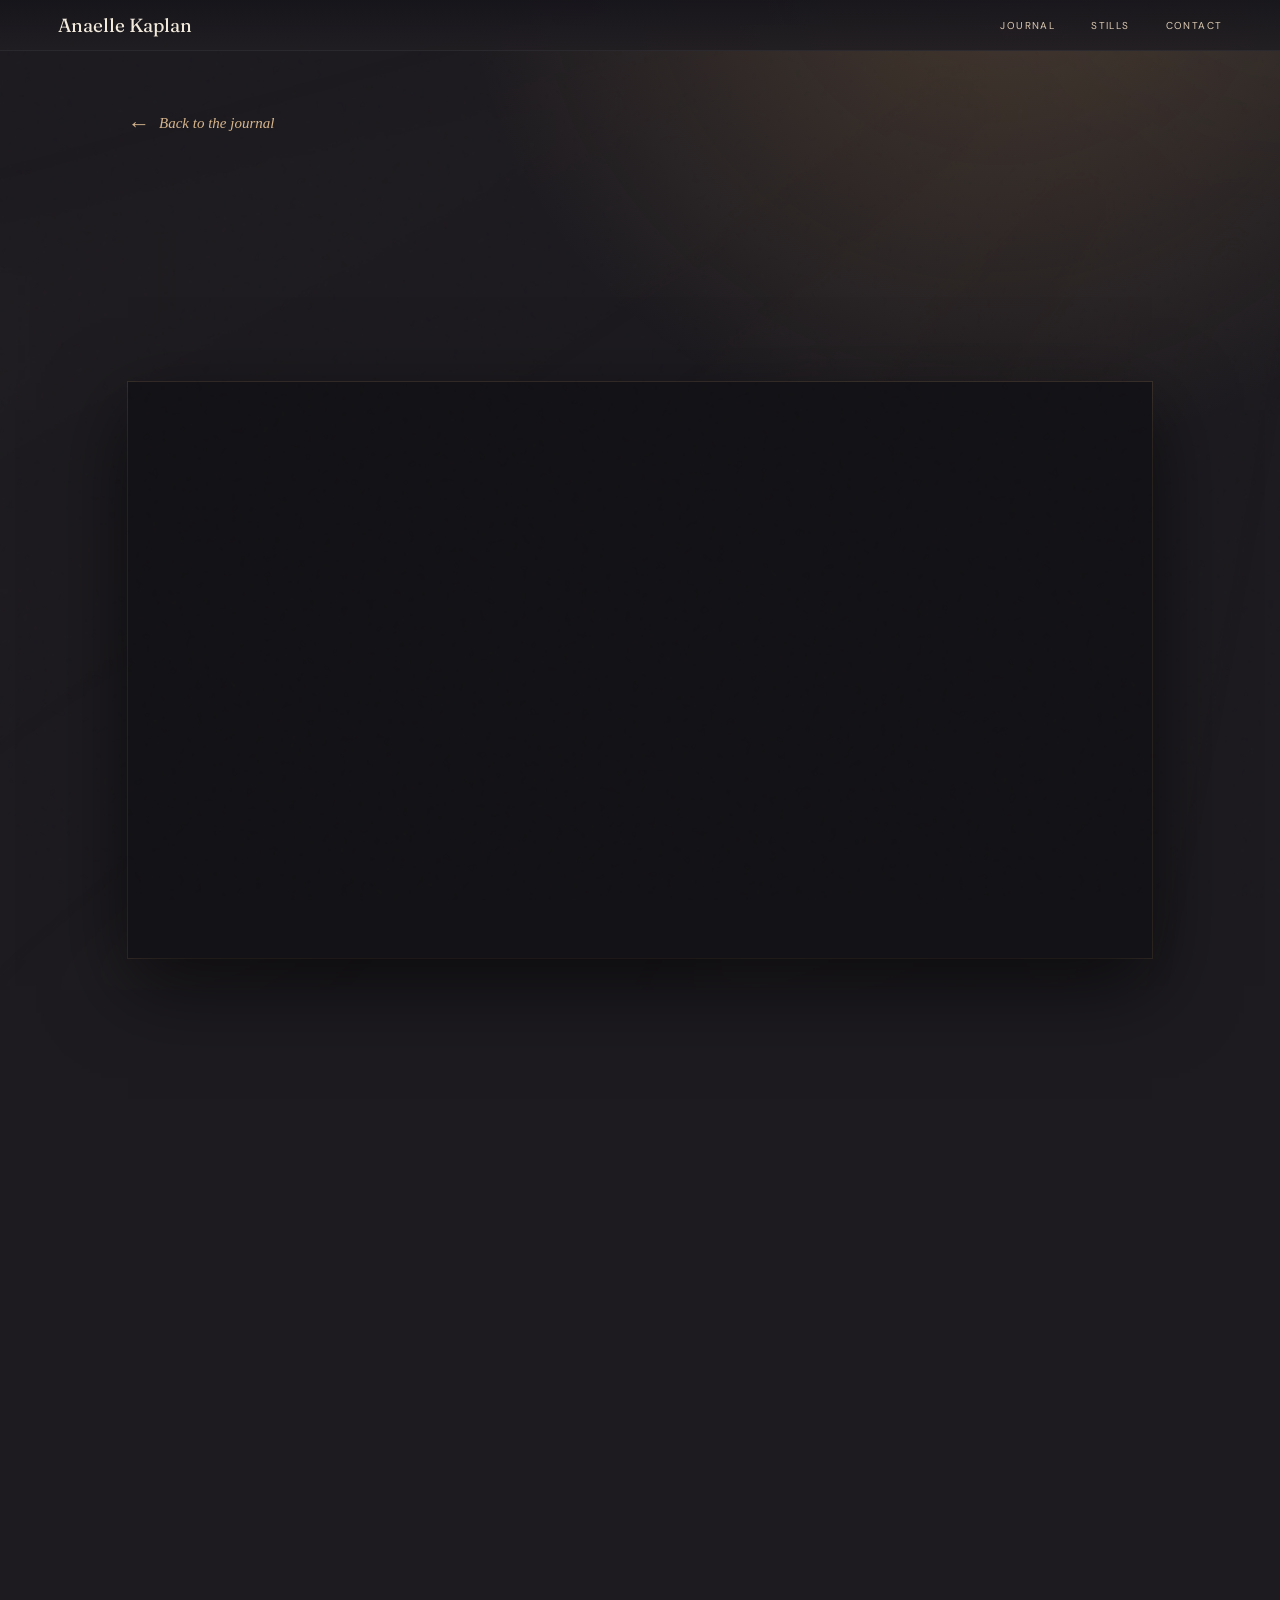
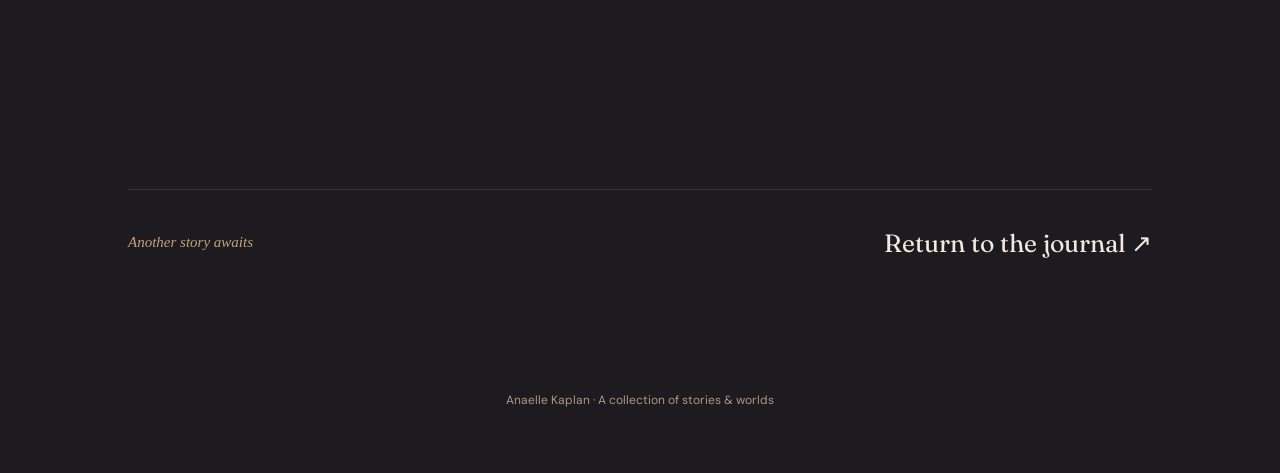
<file: projects/a-place-to-return-to.html>
<!doctype html><html lang="en"><head><meta charset="utf-8"><meta name="viewport" content="width=device-width,initial-scale=1"><meta name="theme-color" content="#1d1b20"><title>A Place to Return To — Anaelle Kaplan</title><link rel="stylesheet" href="../project.css"></head>
<body data-project-slug="a-place-to-return-to"><div class="light-layer" aria-hidden="true"></div><div class="grain" aria-hidden="true"></div>
<nav class="topnav" aria-label="Navigation"><a class="logo" href="../index.html#journal-a-place-to-return-to">Anaelle Kaplan</a><div class="topnav-links"><a href="../index.html#journal-a-place-to-return-to">Journal</a><a href="../index.html#stills">Stills</a><a href="../index.html#contact">Contact</a></div></nav>
<main class="wrapper"><a class="back" href="../index.html#journal-a-place-to-return-to"><span class="back-arrow">←</span> Back to the journal</a>
<header class="heading"><span class="category">Worldbuilding <span aria-hidden="true">·</span> Environment design · Atmosphere</span><h1>A Place to Return To</h1><p class="subtitle">Little worlds with stories of their own.</p></header>
<section aria-label="Project video"><div class="film-frame"><video controls playsinline preload="metadata" poster="../assets/cottage_game.webp" aria-label="Placeholder video preview for A Place to Return To"><source src="../videos/a-place-to-return-to.mp4" type="video/mp4">Your browser does not support HTML5 video.</video></div><div class="video-caption"><span>VIDEO PREVIEW</span><span>Temporary animated placeholder · Replace with your film or demo</span></div></section>
<section class="info-row"><div><span class="label">The story</span><div class="description"><p>An exploration of spaces designed to feel lived in, from little houses and paths to places that suggest stories without explaining them.</p><p>The video area can hold a short environment flythrough, while the gallery can show wide establishing views, close-up details, and different stages of the build.</p></div></div><aside class="notes"><span class="label">Project details</span><p><b>Type</b> — Worldbuilding</p><p><b>Focus</b> — Environment design · Atmosphere</p><span class="label" hidden style="margin-top:30px;margin-bottom:8px">Experience this project</span><p class="example-note">An external project link can be added here later, if relevant.</p></aside></section>
<section class="gallery-section" aria-label="Project image gallery"><div class="gallery"><button type="button" data-lightbox aria-label="Expand image 1"><img src="../assets/cottage_game.webp" loading="lazy" decoding="async" alt="Placeholder gallery image 1 for A Place to Return To"></button><button type="button" data-lightbox aria-label="Expand image 2"><img src="../assets/world_cozy.webp" loading="lazy" decoding="async" alt="Placeholder gallery image 2 for A Place to Return To"></button><button type="button" data-lightbox aria-label="Expand image 3"><img src="../assets/world_minecraft.webp" loading="lazy" decoding="async" alt="Placeholder gallery image 3 for A Place to Return To"></button><button type="button" data-lightbox aria-label="Expand image 4"><img src="../assets/world_mountain.webp" loading="lazy" decoding="async" alt="Placeholder gallery image 4 for A Place to Return To"></button><button type="button" data-lightbox aria-label="Expand image 5"><img src="../assets/world_falls.webp" loading="lazy" decoding="async" alt="Placeholder gallery image 5 for A Place to Return To"></button><button type="button" data-lightbox aria-label="Expand image 6"><img src="../assets/fantasy_ruins.webp" loading="lazy" decoding="async" alt="Placeholder gallery image 6 for A Place to Return To"></button></div></section>
<div class="more"><span>Another story awaits</span><a href="../index.html#journal-a-place-to-return-to">Return to the journal ↗</a></div></main>
<footer class="footer">Anaelle Kaplan · A collection of stories & worlds</footer>
<div class="viewer" role="dialog" aria-modal="true" aria-label="Expanded gallery image"><button class="close" aria-label="Close image">Close ✕</button><img alt="Expanded gallery image"></div>
<script src="../project.js"></script><script src="../project-content.js" defer></script></body></html>
</file>
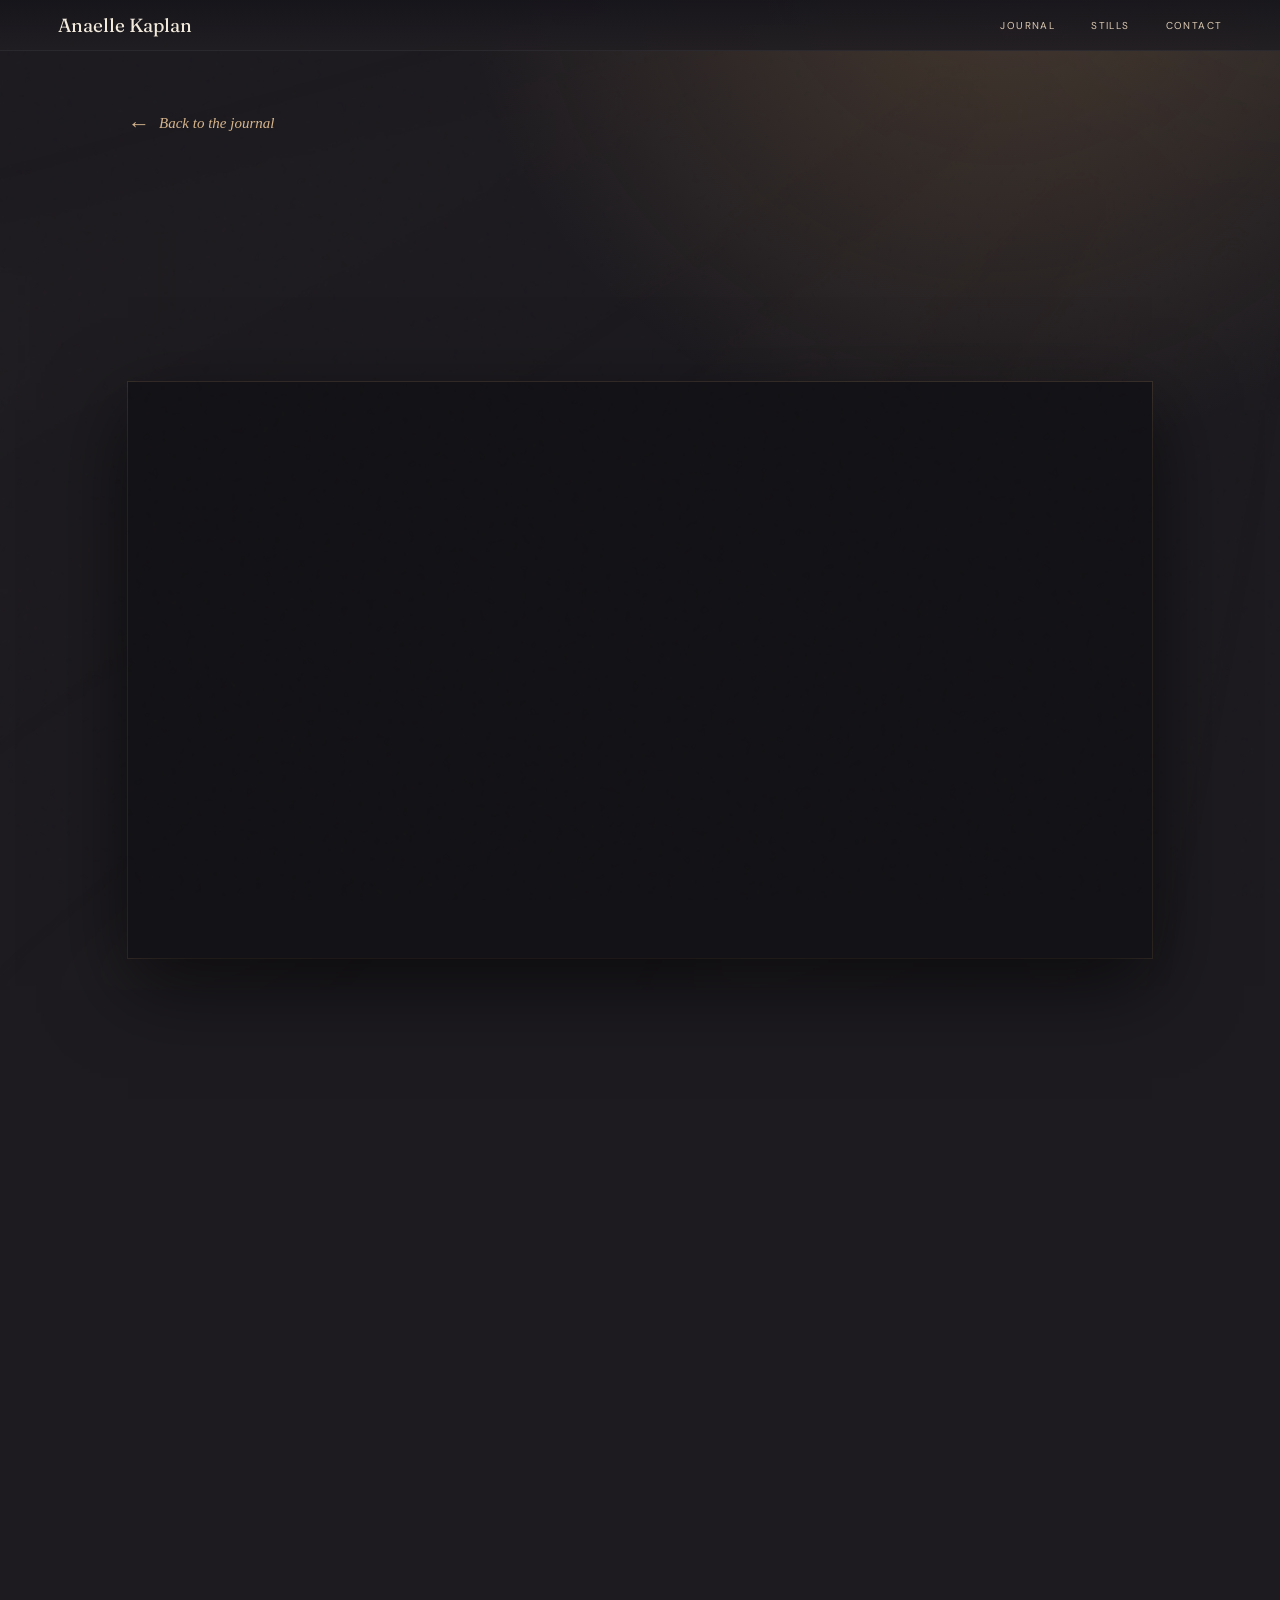
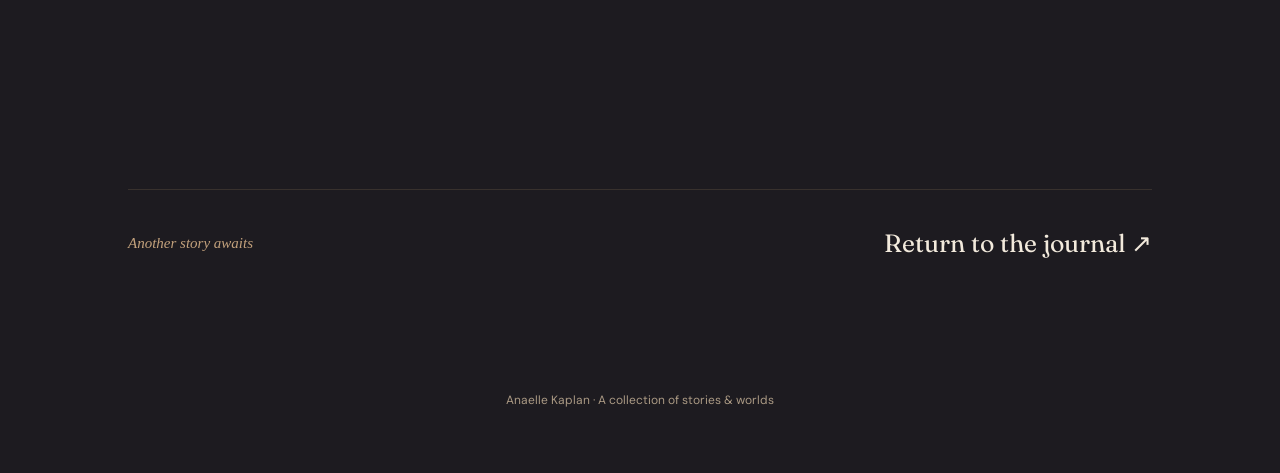
<file: projects/between-the-trees.html>
<!doctype html><html lang="en"><head><meta charset="utf-8"><meta name="viewport" content="width=device-width,initial-scale=1"><meta name="theme-color" content="#1d1b20"><title>Between the Trees — Anaelle Kaplan</title><link rel="stylesheet" href="../project.css"></head>
<body data-project-slug="between-the-trees"><div class="light-layer" aria-hidden="true"></div><div class="grain" aria-hidden="true"></div>
<nav class="topnav" aria-label="Navigation"><a class="logo" href="../index.html#journal-between-the-trees">Anaelle Kaplan</a><div class="topnav-links"><a href="../index.html#journal-between-the-trees">Journal</a><a href="../index.html#stills">Stills</a><a href="../index.html#contact">Contact</a></div></nav>
<main class="wrapper"><a class="back" href="../index.html#journal-between-the-trees"><span class="back-arrow">←</span> Back to the journal</a>
<header class="heading"><span class="category">Video Game <span aria-hidden="true">·</span> Fantasy · Exploration</span><h1>Between the Trees</h1><p class="subtitle">Somewhere between adventure and memory.</p></header>
<section aria-label="Project video"><div class="film-frame"><video controls playsinline preload="metadata" poster="../assets/fantasy_ruins.webp" aria-label="Placeholder video preview for Between the Trees"><source src="../videos/between-the-trees.mp4" type="video/mp4">Your browser does not support HTML5 video.</video></div><div class="video-caption"><span>VIDEO PREVIEW</span><span>Temporary animated placeholder · Replace with your film or demo</span></div></section>
<section class="info-row"><div><span class="label">The story</span><div class="description"><p>A placeholder for a narrative game built around exploration, environmental storytelling, and the feeling of discovering something just beyond the familiar.</p><p>Use this page to share your gameplay trailer, the core idea behind the game, and a gallery of characters, environments, and development work.</p></div></div><aside class="notes"><span class="label">Project details</span><p><b>Type</b> — Video Game</p><p><b>Focus</b> — Fantasy · Exploration</p><span class="label" hidden style="margin-top:30px;margin-bottom:8px">Experience this project</span><a class="external-link" href="#" hidden target="_blank" rel="noopener noreferrer">itch.io · example link<svg viewBox="0 0 24 24" fill="none" stroke-width="1.6"><path d="M14 5h5v5M19 5l-9 9"/><path d="M19 13v6H5V5h6"/></svg></a><small class="example-note" hidden>Example destination — replace with the actual game page.</small></aside></section>
<section class="gallery-section" aria-label="Project image gallery"><div class="gallery"><button type="button" data-lightbox aria-label="Expand image 1"><img src="../assets/fantasy_ruins.webp" loading="lazy" decoding="async" alt="Placeholder gallery image 1 for Between the Trees"></button><button type="button" data-lightbox aria-label="Expand image 2"><img src="../assets/world_mountain.webp" loading="lazy" decoding="async" alt="Placeholder gallery image 2 for Between the Trees"></button><button type="button" data-lightbox aria-label="Expand image 3"><img src="../assets/world_falls.webp" loading="lazy" decoding="async" alt="Placeholder gallery image 3 for Between the Trees"></button><button type="button" data-lightbox aria-label="Expand image 4"><img src="../assets/stills_woods.webp" loading="lazy" decoding="async" alt="Placeholder gallery image 4 for Between the Trees"></button><button type="button" data-lightbox aria-label="Expand image 5"><img src="../assets/world_cozy.webp" loading="lazy" decoding="async" alt="Placeholder gallery image 5 for Between the Trees"></button><button type="button" data-lightbox aria-label="Expand image 6"><img src="../assets/cottage_game.webp" loading="lazy" decoding="async" alt="Placeholder gallery image 6 for Between the Trees"></button></div></section>
<div class="more"><span>Another story awaits</span><a href="../index.html#journal-between-the-trees">Return to the journal ↗</a></div></main>
<footer class="footer">Anaelle Kaplan · A collection of stories & worlds</footer>
<div class="viewer" role="dialog" aria-modal="true" aria-label="Expanded gallery image"><button class="close" aria-label="Close image">Close ✕</button><img alt="Expanded gallery image"></div>
<script src="../project.js"></script><script src="../project-content.js" defer></script></body></html>
</file>
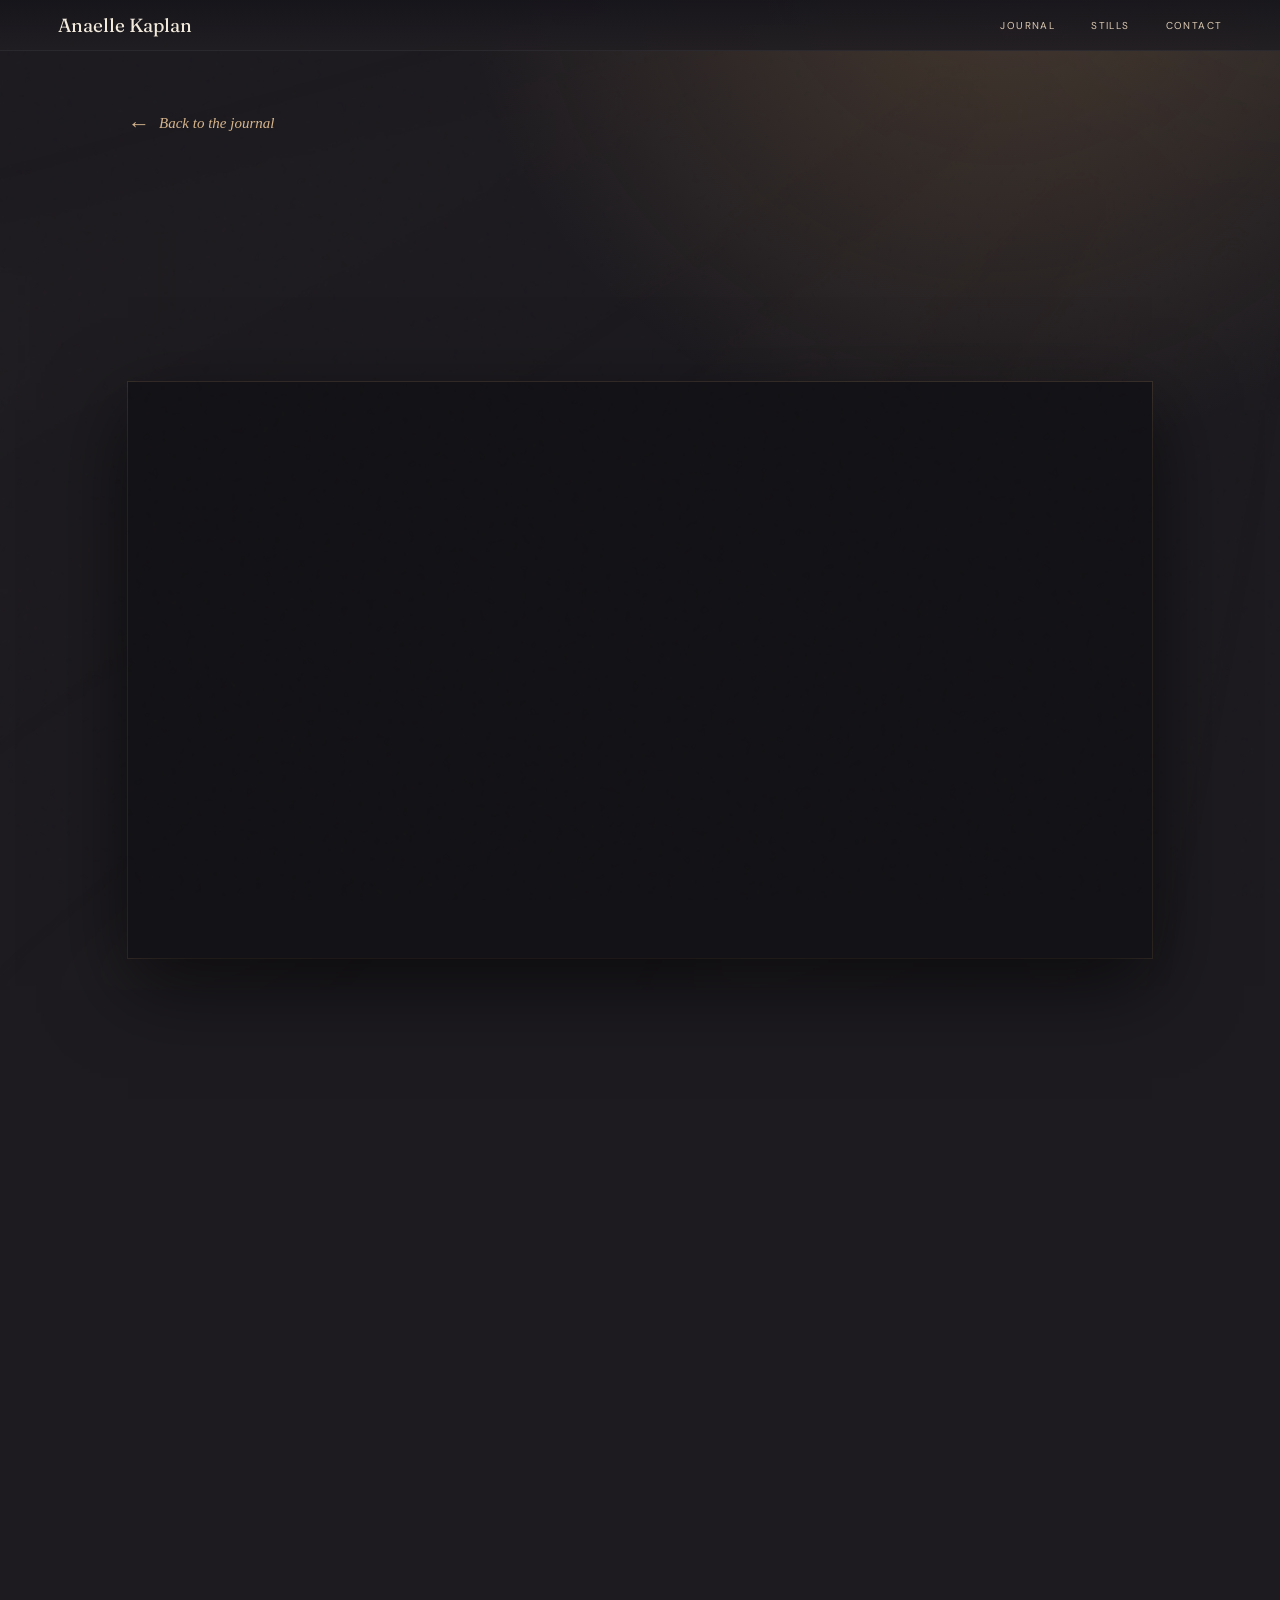
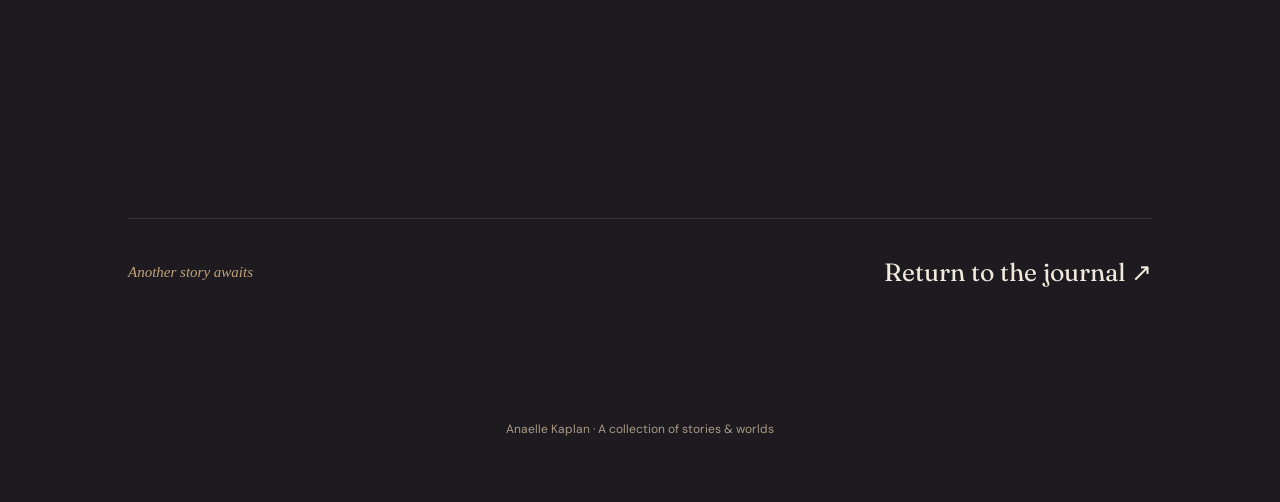
<file: projects/dragon-forest-scene.html>
<!doctype html><html lang="en"><head><meta charset="utf-8"><meta name="viewport" content="width=device-width,initial-scale=1"><meta name="theme-color" content="#1d1b20"><title>Dragon Forest Scene — Anaelle Kaplan</title><link rel="stylesheet" href="../project.css"></head>
<body data-project-slug="dragon-forest-scene"><div class="light-layer" aria-hidden="true"></div><div class="grain" aria-hidden="true"></div>
<nav class="topnav" aria-label="Navigation"><a class="logo" href="../index.html#journal-dragon-forest-scene">Anaelle Kaplan</a><div class="topnav-links"><a href="../index.html#journal-dragon-forest-scene">Journal</a><a href="../index.html#stills">Stills</a><a href="../index.html#contact">Contact</a></div></nav>
<main class="wrapper"><a class="back" href="../index.html#journal-dragon-forest-scene"><span class="back-arrow">←</span> Back to the journal</a>
<header class="heading"><span class="category">Creative Project <span aria-hidden="true">·</span> World design · Physical craft</span><h1>Dragon Forest Scene</h1><p class="subtitle">One small fantasy world, built by hand.</p></header>
<section aria-label="Project video"><div class="film-frame"><video controls playsinline preload="metadata" poster="../assets/world_falls.webp" aria-label="Placeholder video preview for Dragon Forest Scene"><source src="../videos/dragon-forest-scene.mp4" type="video/mp4">Your browser does not support HTML5 video.</video></div><div class="video-caption"><span>VIDEO PREVIEW</span><span>Temporary animated placeholder · Replace with your film or demo</span></div></section>
<section class="info-row"><div><span class="label">The story</span><div class="description"><p>A small fantasy scene featuring an illuminated lantern, a sleeping dragon, and an old ruin. The original build explores how miniature environments can suggest a story through a few carefully placed details.</p><p>This page can feature a short demonstration of the finished object alongside process photographs, sketches, 3D modelling work, and final close-ups.</p></div></div><aside class="notes"><span class="label">Project details</span><p><b>Type</b> — Creative Project</p><p><b>Focus</b> — World design · Physical craft</p><span class="label" hidden style="margin-top:30px;margin-bottom:8px">Experience this project</span><p class="example-note">An external project link can be added here later, if relevant.</p></aside></section>
<section class="gallery-section" aria-label="Project image gallery"><div class="gallery"><button type="button" data-lightbox aria-label="Expand image 1"><img src="../assets/world_falls.webp" loading="lazy" decoding="async" alt="Placeholder gallery image 1 for Dragon Forest Scene"></button><button type="button" data-lightbox aria-label="Expand image 2"><img src="../assets/fantasy_ruins.webp" loading="lazy" decoding="async" alt="Placeholder gallery image 2 for Dragon Forest Scene"></button><button type="button" data-lightbox aria-label="Expand image 3"><img src="../assets/cottage_game.webp" loading="lazy" decoding="async" alt="Placeholder gallery image 3 for Dragon Forest Scene"></button><button type="button" data-lightbox aria-label="Expand image 4"><img src="../assets/world_cozy.webp" loading="lazy" decoding="async" alt="Placeholder gallery image 4 for Dragon Forest Scene"></button><button type="button" data-lightbox aria-label="Expand image 5"><img src="../assets/world_mountain.webp" loading="lazy" decoding="async" alt="Placeholder gallery image 5 for Dragon Forest Scene"></button><button type="button" data-lightbox aria-label="Expand image 6"><img src="../assets/stills_woods.webp" loading="lazy" decoding="async" alt="Placeholder gallery image 6 for Dragon Forest Scene"></button></div></section>
<div class="more"><span>Another story awaits</span><a href="../index.html#journal-dragon-forest-scene">Return to the journal ↗</a></div></main>
<footer class="footer">Anaelle Kaplan · A collection of stories & worlds</footer>
<div class="viewer" role="dialog" aria-modal="true" aria-label="Expanded gallery image"><button class="close" aria-label="Close image">Close ✕</button><img alt="Expanded gallery image"></div>
<script src="../project.js"></script><script src="../project-content.js" defer></script></body></html>
</file>
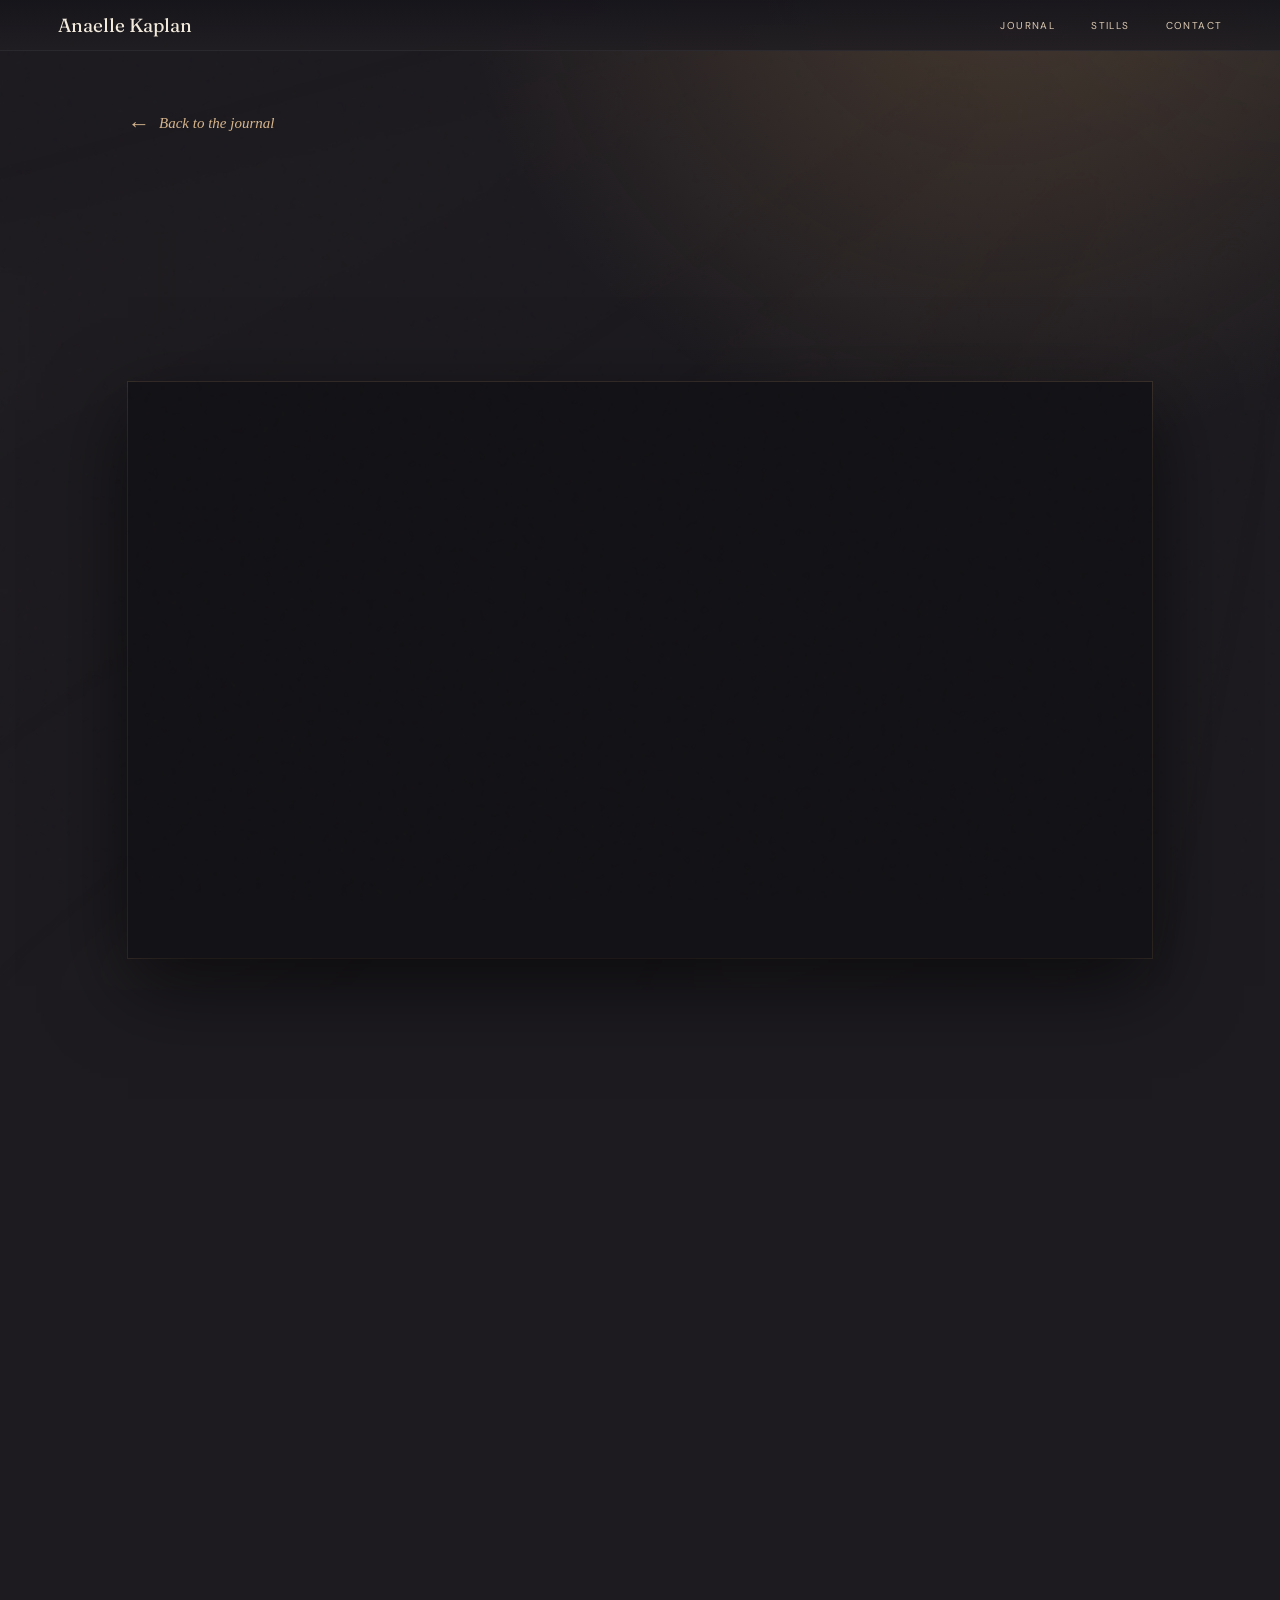
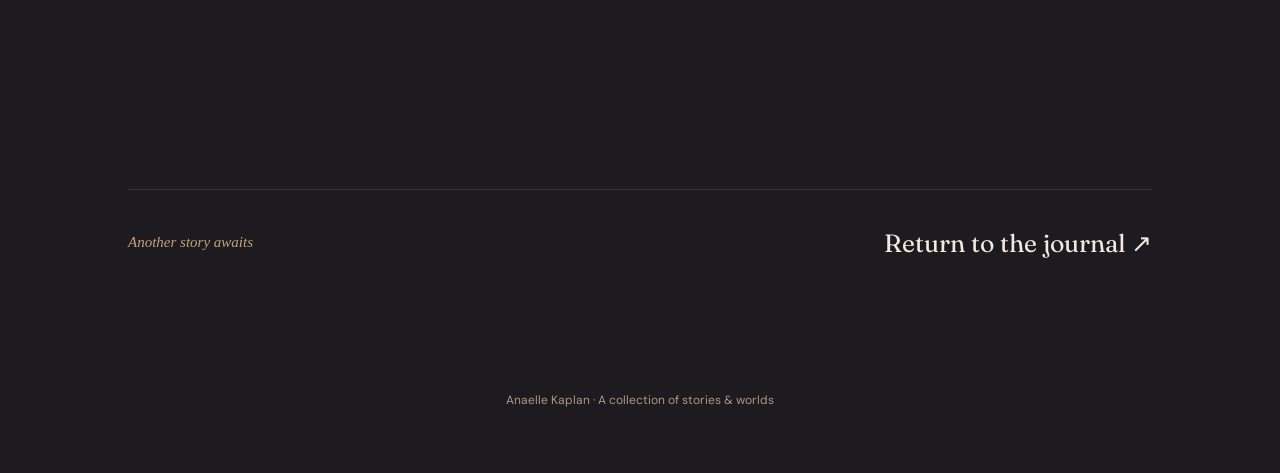
<file: projects/lantern-paths.html>
<!doctype html><html lang="en"><head><meta charset="utf-8"><meta name="viewport" content="width=device-width,initial-scale=1"><meta name="theme-color" content="#1d1b20"><title>Lantern Paths — Anaelle Kaplan</title><link rel="stylesheet" href="../project.css"></head>
<body data-project-slug="lantern-paths"><div class="light-layer" aria-hidden="true"></div><div class="grain" aria-hidden="true"></div>
<nav class="topnav" aria-label="Navigation"><a class="logo" href="../index.html#journal-lantern-paths">Anaelle Kaplan</a><div class="topnav-links"><a href="../index.html#journal-lantern-paths">Journal</a><a href="../index.html#stills">Stills</a><a href="../index.html#contact">Contact</a></div></nav>
<main class="wrapper"><a class="back" href="../index.html#journal-lantern-paths"><span class="back-arrow">←</span> Back to the journal</a>
<header class="heading"><span class="category">Worldbuilding <span aria-hidden="true">·</span> Minecraft · Game environments</span><h1>Lantern Paths</h1><p class="subtitle">Warm windows and worlds worth wandering through.</p></header>
<section aria-label="Project video"><div class="film-frame"><video controls playsinline preload="metadata" poster="../assets/world_minecraft.webp" aria-label="Placeholder video preview for Lantern Paths"><source src="../videos/lantern-paths.mp4" type="video/mp4">Your browser does not support HTML5 video.</video></div><div class="video-caption"><span>VIDEO PREVIEW</span><span>Temporary animated placeholder · Replace with your film or demo</span></div></section>
<section class="info-row"><div><span class="label">The story</span><div class="description"><p>A placeholder collection of cozy game spaces, handmade villages, lantern-lit trails, and small details that make an imagined world feel like home.</p><p>A future version could use a short Minecraft flythrough or gameplay recording, followed by images of the builds from different angles and at different times of day.</p></div></div><aside class="notes"><span class="label">Project details</span><p><b>Type</b> — Worldbuilding</p><p><b>Focus</b> — Minecraft · Game environments</p><span class="label" hidden style="margin-top:30px;margin-bottom:8px">Experience this project</span><a class="external-link" href="#" hidden target="_blank" rel="noopener noreferrer">itch.io · example link<svg viewBox="0 0 24 24" fill="none" stroke-width="1.6"><path d="M14 5h5v5M19 5l-9 9"/><path d="M19 13v6H5V5h6"/></svg></a><small class="example-note" hidden>Example destination — replace with the published project if applicable.</small></aside></section>
<section class="gallery-section" aria-label="Project image gallery"><div class="gallery"><button type="button" data-lightbox aria-label="Expand image 1"><img src="../assets/world_minecraft.webp" loading="lazy" decoding="async" alt="Placeholder gallery image 1 for Lantern Paths"></button><button type="button" data-lightbox aria-label="Expand image 2"><img src="../assets/world_cozy.webp" loading="lazy" decoding="async" alt="Placeholder gallery image 2 for Lantern Paths"></button><button type="button" data-lightbox aria-label="Expand image 3"><img src="../assets/cottage_game.webp" loading="lazy" decoding="async" alt="Placeholder gallery image 3 for Lantern Paths"></button><button type="button" data-lightbox aria-label="Expand image 4"><img src="../assets/world_falls.webp" loading="lazy" decoding="async" alt="Placeholder gallery image 4 for Lantern Paths"></button><button type="button" data-lightbox aria-label="Expand image 5"><img src="../assets/fantasy_ruins.webp" loading="lazy" decoding="async" alt="Placeholder gallery image 5 for Lantern Paths"></button><button type="button" data-lightbox aria-label="Expand image 6"><img src="../assets/world_mountain.webp" loading="lazy" decoding="async" alt="Placeholder gallery image 6 for Lantern Paths"></button></div></section>
<div class="more"><span>Another story awaits</span><a href="../index.html#journal-lantern-paths">Return to the journal ↗</a></div></main>
<footer class="footer">Anaelle Kaplan · A collection of stories & worlds</footer>
<div class="viewer" role="dialog" aria-modal="true" aria-label="Expanded gallery image"><button class="close" aria-label="Close image">Close ✕</button><img alt="Expanded gallery image"></div>
<script src="../project.js"></script><script src="../project-content.js" defer></script></body></html>
</file>
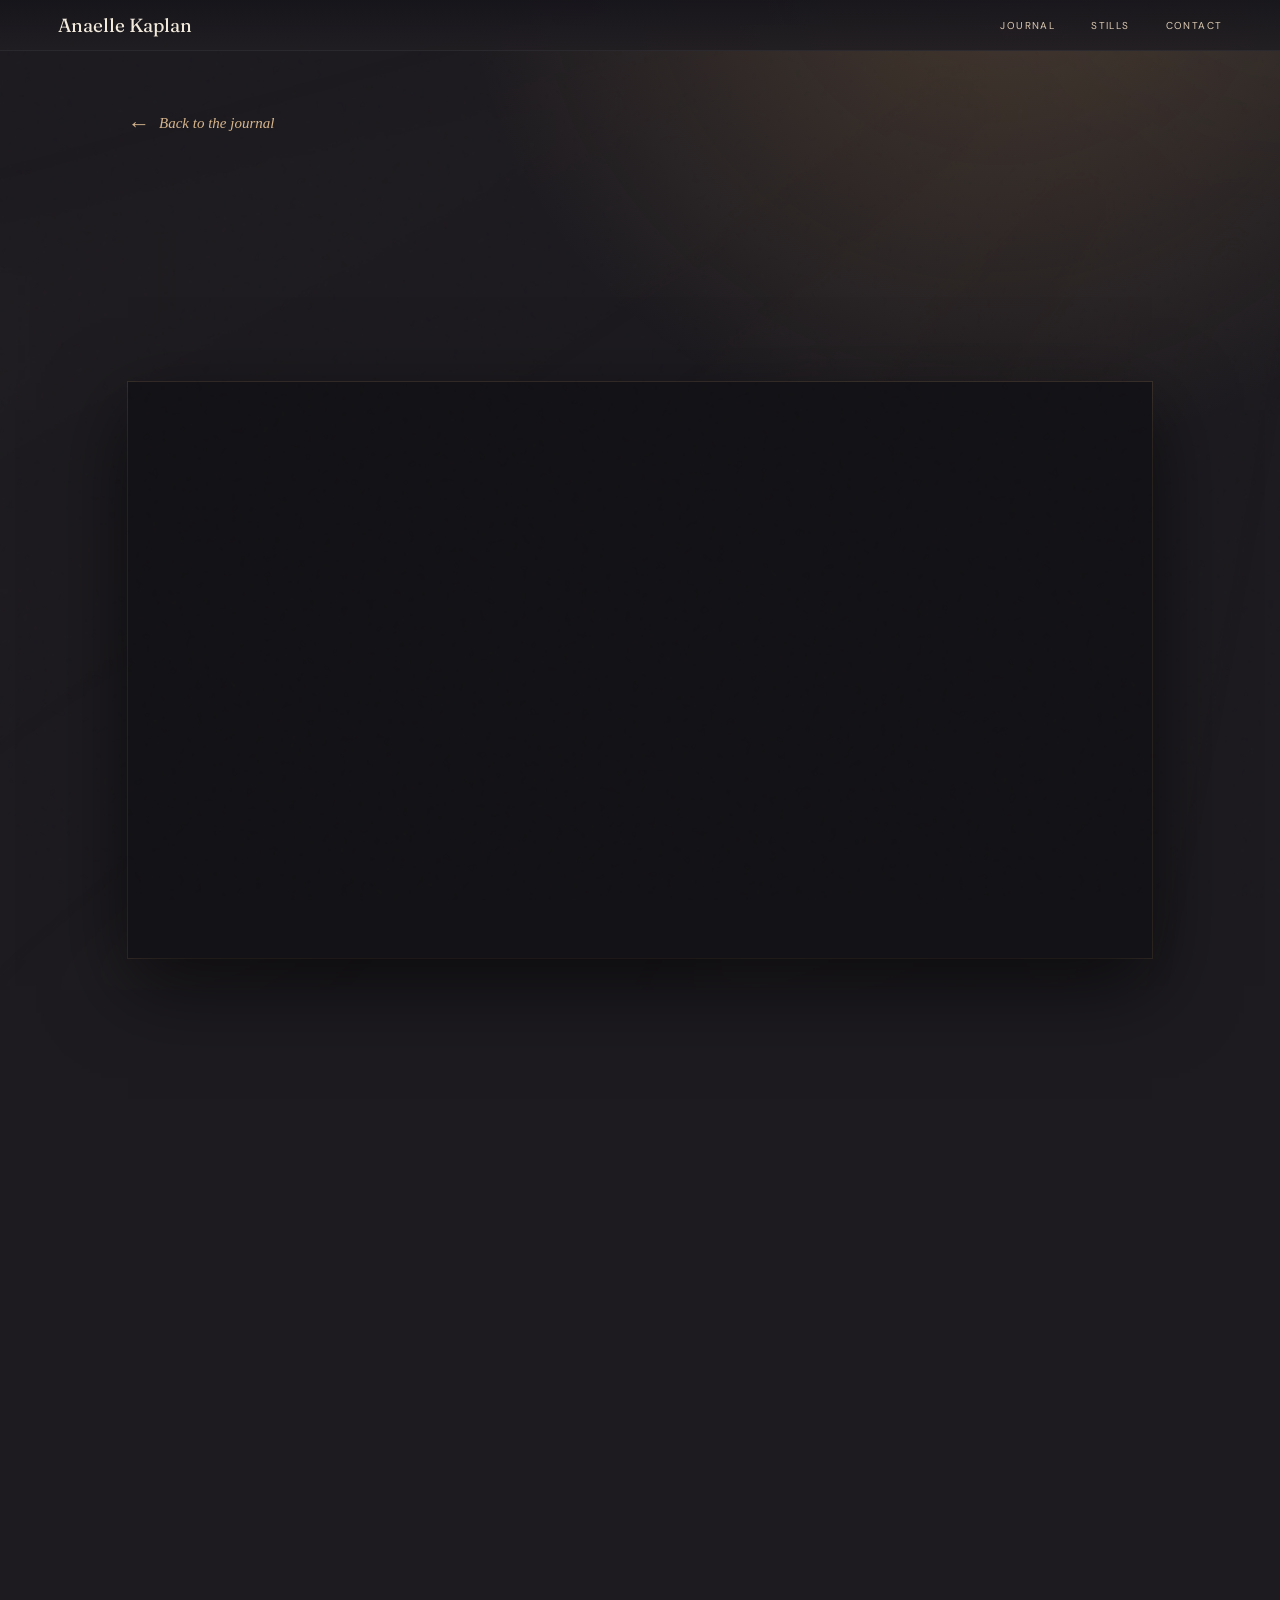
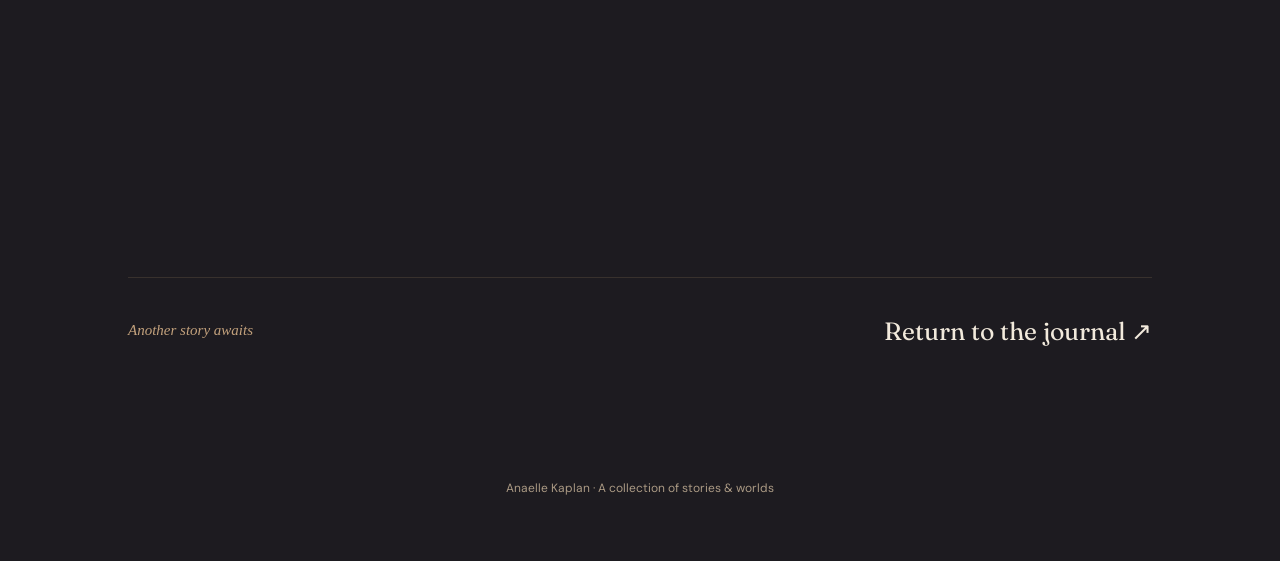
<file: projects/last-summer-tape.html>
<!doctype html><html lang="en"><head><meta charset="utf-8"><meta name="viewport" content="width=device-width,initial-scale=1"><meta name="theme-color" content="#1d1b20"><title>Last Summer Tape — Anaelle Kaplan</title><link rel="stylesheet" href="../project.css"></head>
<body data-project-slug="last-summer-tape"><div class="light-layer" aria-hidden="true"></div><div class="grain" aria-hidden="true"></div>
<nav class="topnav" aria-label="Navigation"><a class="logo" href="../index.html#journal-last-summer-tape">Anaelle Kaplan</a><div class="topnav-links"><a href="../index.html#journal-last-summer-tape">Journal</a><a href="../index.html#stills">Stills</a><a href="../index.html#contact">Contact</a></div></nav>
<main class="wrapper"><a class="back" href="../index.html#journal-last-summer-tape"><span class="back-arrow">←</span> Back to the journal</a>
<header class="heading"><span class="category">Short Film <span aria-hidden="true">·</span> Memory · Cinematography</span><h1>Last Summer Tape</h1><p class="subtitle">Some summers stay with you.</p></header>
<section aria-label="Project video"><div class="film-frame"><video controls playsinline preload="metadata" poster="../assets/stills_people.webp" aria-label="Placeholder video preview for Last Summer Tape"><source src="../videos/last-summer-tape.mp4" type="video/mp4">Your browser does not support HTML5 video.</video></div><div class="video-caption"><span>VIDEO PREVIEW</span><span>Temporary animated placeholder · Replace with your film or demo</span></div></section>
<section class="info-row"><div><span class="label">The story</span><div class="description"><p>An example page for a film about how a place can feel completely different once you know you are leaving it behind.</p><p>Your final film page might include a trailer or complete short, a few lines about the story, your cinematography approach, and a selection of your favourite shots.</p></div></div><aside class="notes"><span class="label">Project details</span><p><b>Type</b> — Short Film</p><p><b>Focus</b> — Memory · Cinematography</p><span class="label" hidden style="margin-top:30px;margin-bottom:8px">Experience this project</span><p class="example-note">An external project link can be added here later, if relevant.</p></aside></section>
<section class="gallery-section" aria-label="Project image gallery"><div class="gallery"><button type="button" data-lightbox aria-label="Expand image 1"><img src="../assets/stills_people.webp" loading="lazy" decoding="async" alt="Placeholder gallery image 1 for Last Summer Tape"></button><button type="button" data-lightbox aria-label="Expand image 2"><img src="../assets/friendship.webp" loading="lazy" decoding="async" alt="Placeholder gallery image 2 for Last Summer Tape"></button><button type="button" data-lightbox aria-label="Expand image 3"><img src="../assets/orange_sunset.webp" loading="lazy" decoding="async" alt="Placeholder gallery image 3 for Last Summer Tape"></button><button type="button" data-lightbox aria-label="Expand image 4"><img src="../assets/friends_sunset.webp" loading="lazy" decoding="async" alt="Placeholder gallery image 4 for Last Summer Tape"></button><button type="button" data-lightbox aria-label="Expand image 5"><img src="../assets/daisies.webp" loading="lazy" decoding="async" alt="Placeholder gallery image 5 for Last Summer Tape"></button><button type="button" data-lightbox aria-label="Expand image 6"><img src="../assets/lake_sunset.webp" loading="lazy" decoding="async" alt="Placeholder gallery image 6 for Last Summer Tape"></button></div></section>
<div class="more"><span>Another story awaits</span><a href="../index.html#journal-last-summer-tape">Return to the journal ↗</a></div></main>
<footer class="footer">Anaelle Kaplan · A collection of stories & worlds</footer>
<div class="viewer" role="dialog" aria-modal="true" aria-label="Expanded gallery image"><button class="close" aria-label="Close image">Close ✕</button><img alt="Expanded gallery image"></div>
<script src="../project.js"></script><script src="../project-content.js" defer></script></body></html>
</file>
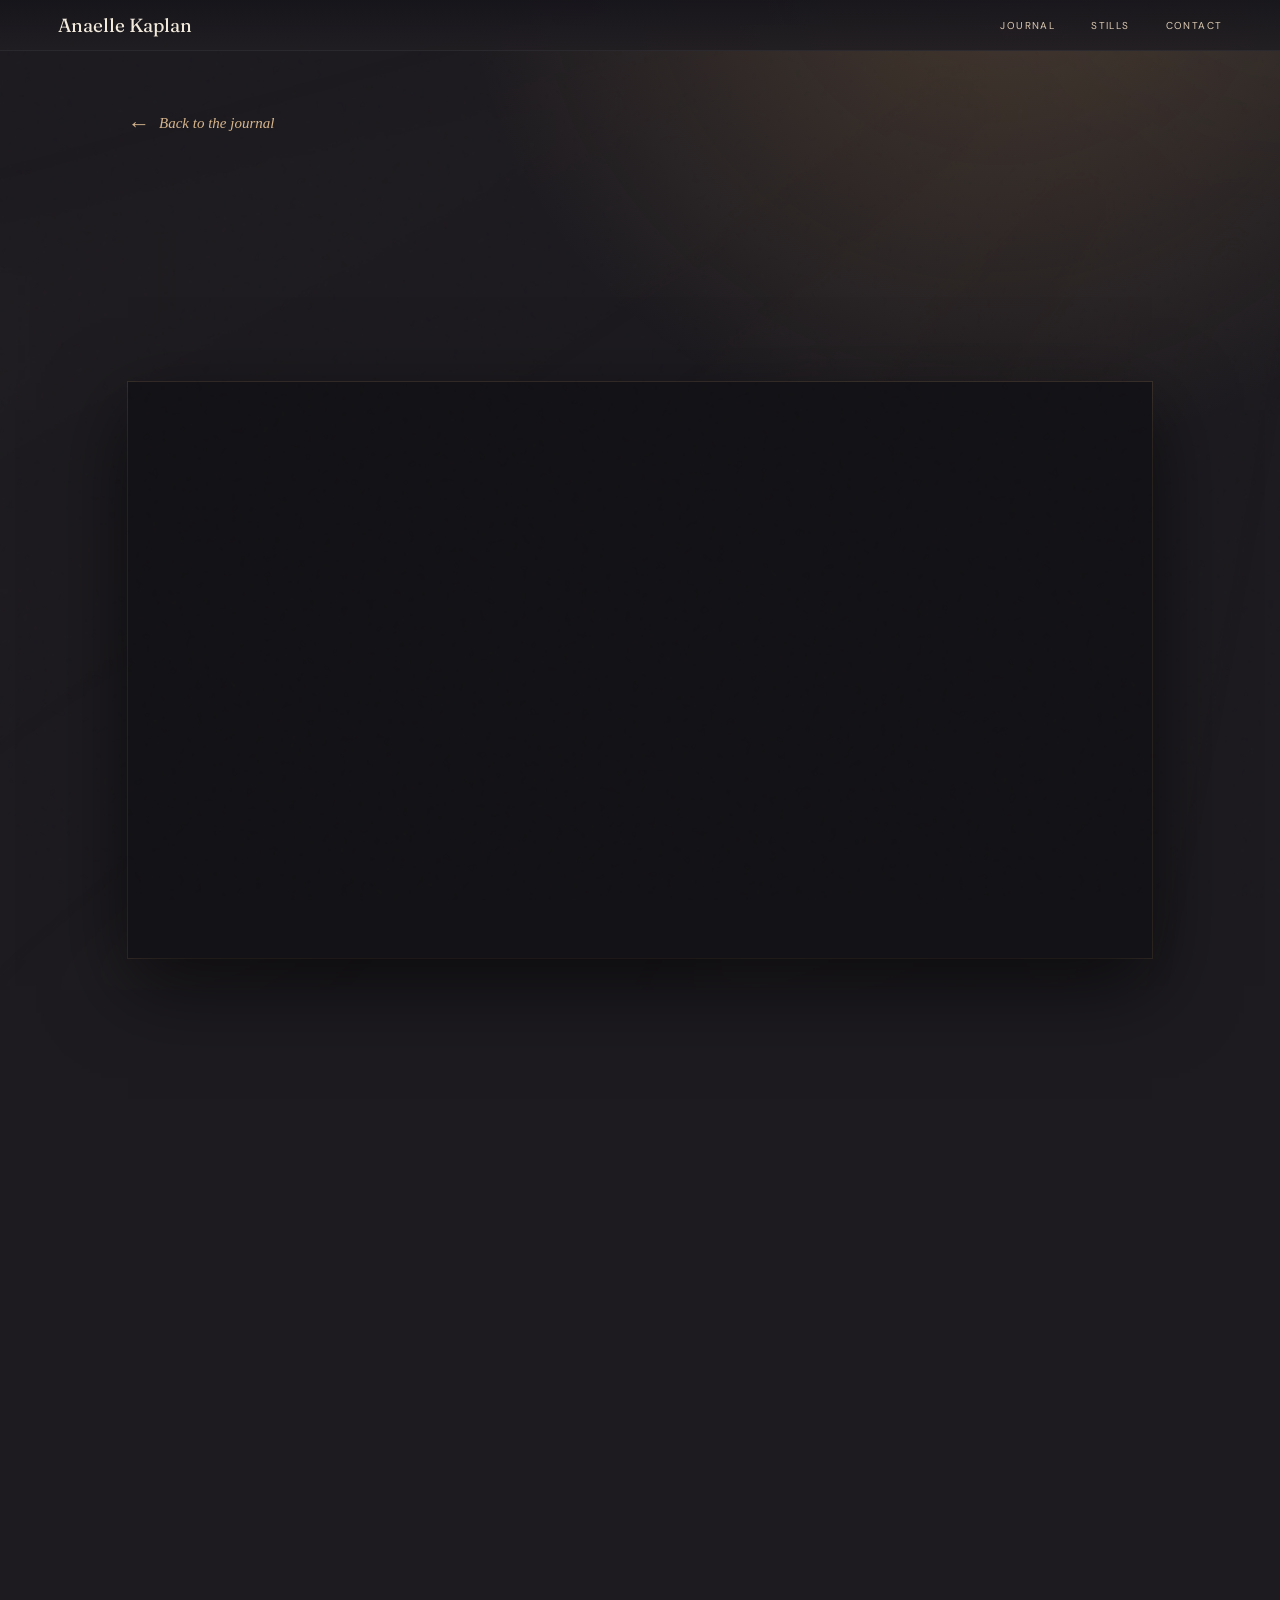
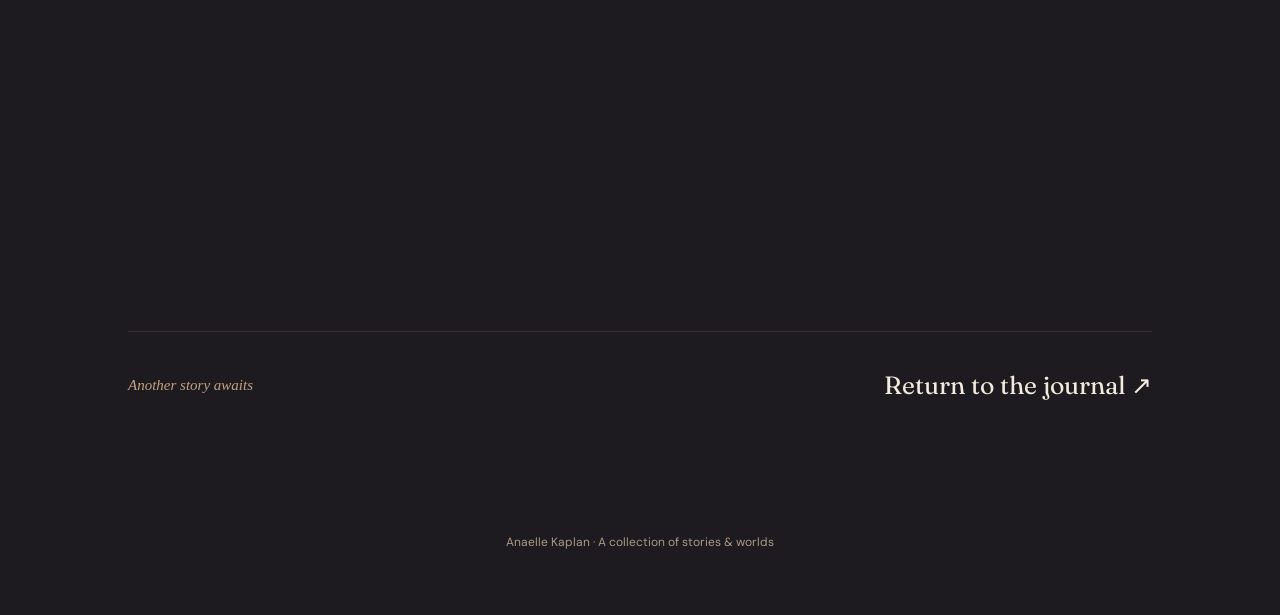
<file: projects/project.html>
<!doctype html><html lang="en"><head><meta charset="utf-8"><meta name="viewport" content="width=device-width,initial-scale=1"><meta name="theme-color" content="#1d1b20"><title>Project — Anaelle Kaplan</title><link rel="stylesheet" href="../project.css"></head>
<body data-project-slug=""><div class="light-layer" aria-hidden="true"></div><div class="grain" aria-hidden="true"></div>
<nav class="topnav" aria-label="Navigation"><a class="logo" href="../index.html#journal-trust-the-plan">Anaelle Kaplan</a><div class="topnav-links"><a href="../index.html#journal-trust-the-plan">Journal</a><a href="../index.html#stills">Stills</a><a href="../index.html#contact">Contact</a></div></nav>
<main class="wrapper"><a class="back" href="../index.html#journal-trust-the-plan"><span class="back-arrow">←</span> Back to the journal</a>
<header class="heading"><span class="category">Video Game <span aria-hidden="true">·</span> Narrative game · Live-action cutscenes · Strategy</span><h1>Loading project…</h1><p class="subtitle">A story about friendship and growing up.</p></header>
<section aria-label="Project video"><div class="film-frame"><video controls playsinline preload="metadata" poster="../assets/friends_sunset.webp" aria-label="Placeholder video preview for Trust the Plan"><source src="../videos/trust-the-plan.mp4" type="video/mp4">Your browser does not support HTML5 video.</video></div><div class="video-caption"><span>VIDEO PREVIEW</span><span>Temporary animated placeholder · Replace with your film or demo</span></div></section>
<section class="info-row"><div><span class="label">The story</span><div class="description"><p>A coming-of-age story about friendship, belonging, and the worlds we create together. This page is a placeholder for the finished film, its production details, and the decisions behind its visual language.</p><p>The finished page can include a trailer or full film, a short synopsis, your role in the production, and selected frames that capture the atmosphere of the story.</p></div></div><aside class="notes"><span class="label">Project details</span><p><b>Type</b> — Short Film</p><p><b>Focus</b> — Coming of age · Storytelling</p><span class="label" hidden style="margin-top:30px;margin-bottom:8px">Experience this project</span><a class="external-link" href="#" hidden target="_blank" rel="noopener noreferrer">YouTube · example link<svg viewBox="0 0 24 24" fill="none" stroke-width="1.6"><path d="M14 5h5v5M19 5l-9 9"/><path d="M19 13v6H5V5h6"/></svg></a><small class="example-note" hidden>Example destination — replace with the actual film URL.</small></aside></section>
<section class="gallery-section" aria-label="Project image gallery"><div class="gallery"><button type="button" data-lightbox aria-label="Expand image 1"><img src="../assets/friends_sunset.webp" loading="lazy" decoding="async" alt="Placeholder gallery image 1 for Trust the Plan"></button><button type="button" data-lightbox aria-label="Expand image 2"><img src="../assets/stills_people.webp" loading="lazy" decoding="async" alt="Placeholder gallery image 2 for Trust the Plan"></button><button type="button" data-lightbox aria-label="Expand image 3"><img src="../assets/cinema_faces.webp" loading="lazy" decoding="async" alt="Placeholder gallery image 3 for Trust the Plan"></button><button type="button" data-lightbox aria-label="Expand image 4"><img src="../assets/warm_field.webp" loading="lazy" decoding="async" alt="Placeholder gallery image 4 for Trust the Plan"></button><button type="button" data-lightbox aria-label="Expand image 5"><img src="../assets/portrait.webp" loading="lazy" decoding="async" alt="Placeholder gallery image 5 for Trust the Plan"></button><button type="button" data-lightbox aria-label="Expand image 6"><img src="../assets/orange_sunset.webp" loading="lazy" decoding="async" alt="Placeholder gallery image 6 for Trust the Plan"></button></div></section>
<div class="more"><span>Another story awaits</span><a href="../index.html#journal-trust-the-plan">Return to the journal ↗</a></div></main>
<footer class="footer">Anaelle Kaplan · A collection of stories & worlds</footer>
<div class="viewer" role="dialog" aria-modal="true" aria-label="Expanded gallery image"><button class="close" aria-label="Close image">Close ✕</button><img alt="Expanded gallery image"></div>
<script src="../project.js"></script><script src="../project-content.js" defer></script></body></html>
</file>
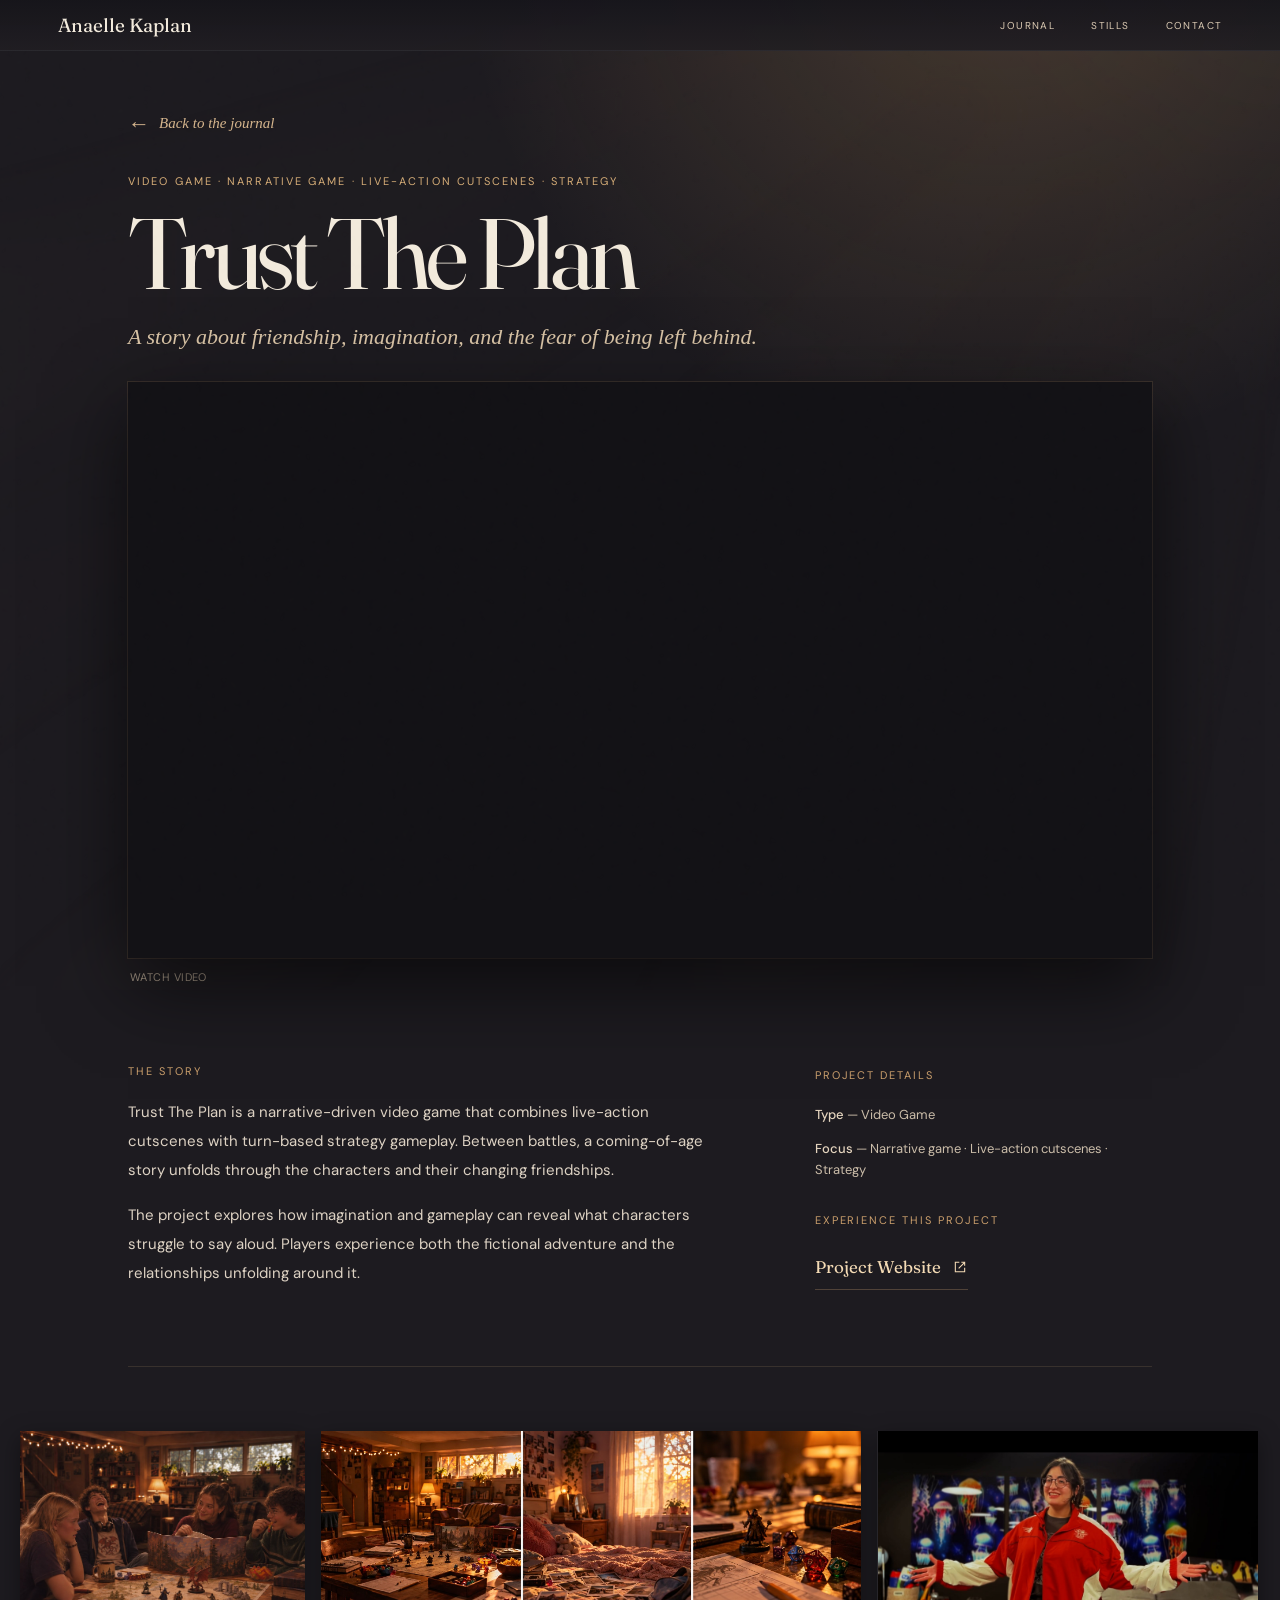
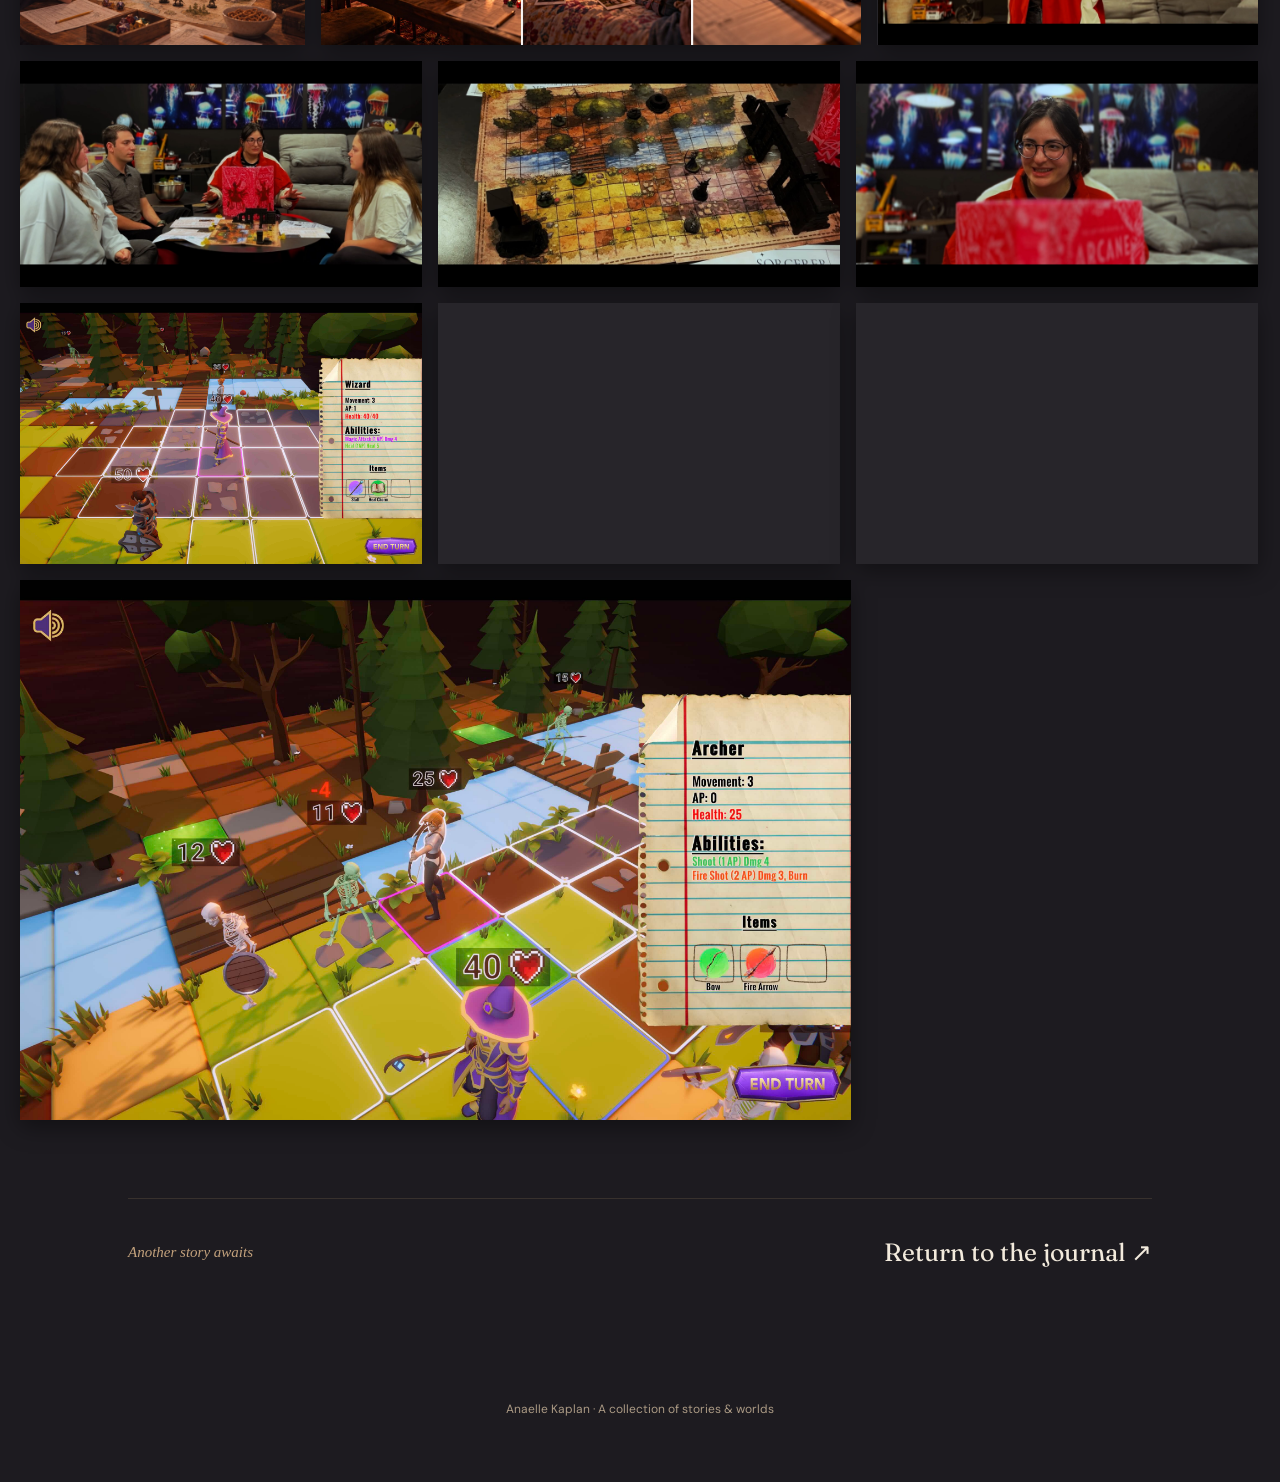
<file: projects/trust-the-plan.html>
<!doctype html><html lang="en"><head><meta charset="utf-8"><meta name="viewport" content="width=device-width,initial-scale=1"><meta name="theme-color" content="#1d1b20"><title>Trust the Plan — Anaelle Kaplan</title><link rel="stylesheet" href="../project.css"></head>
<body data-project-slug="trust-the-plan"><div class="light-layer" aria-hidden="true"></div><div class="grain" aria-hidden="true"></div>
<nav class="topnav" aria-label="Navigation"><a class="logo" href="../index.html#journal-trust-the-plan">Anaelle Kaplan</a><div class="topnav-links"><a href="../index.html#journal-trust-the-plan">Journal</a><a href="../index.html#stills">Stills</a><a href="../index.html#contact">Contact</a></div></nav>
<main class="wrapper"><a class="back" href="../index.html#journal-trust-the-plan"><span class="back-arrow">←</span> Back to the journal</a>
<header class="heading"><span class="category">Video Game <span aria-hidden="true">·</span> Narrative game · Live-action cutscenes · Strategy</span><h1>Trust The Plan</h1><p class="subtitle">A story about friendship, imagination, and the fear of being left behind.</p></header>
<section aria-label="Project video"><div class="film-frame"><video controls playsinline preload="metadata" poster="../assets/friends_sunset.webp" aria-label="Placeholder video preview for Trust the Plan"><source src="../videos/trust-the-plan.mp4" type="video/mp4">Your browser does not support HTML5 video.</video></div><div class="video-caption"><span>VIDEO PREVIEW</span><span>Temporary animated placeholder · Replace with your film or demo</span></div></section>
<section class="info-row"><div><span class="label">The story</span><div class="description"><p>A coming-of-age story about friendship, belonging, and the worlds we create together. This project combines live-action cutscenes with turn-based strategy gameplay.</p><p>The story follows a group of young friends and explores how imagination can reveal the feelings they struggle to express.</p></div></div><aside class="notes"><span class="label">Project details</span><p><b>Type</b> — Video Game</p><p><b>Focus</b> — Narrative game · Live-action cutscenes · Strategy</p><span class="label" hidden style="margin-top:30px;margin-bottom:8px">Experience this project</span><a class="external-link" href="#" hidden target="_blank" rel="noopener noreferrer">YouTube · example link<svg viewBox="0 0 24 24" fill="none" stroke-width="1.6"><path d="M14 5h5v5M19 5l-9 9"/><path d="M19 13v6H5V5h6"/></svg></a><small class="example-note" hidden>Example destination — replace with the actual film URL.</small></aside></section>
<section class="gallery-section" aria-label="Project image gallery"><div class="gallery"><button type="button" data-lightbox aria-label="Expand image 1"><img src="../assets/friends_sunset.webp" loading="lazy" decoding="async" alt="Placeholder gallery image 1 for Trust the Plan"></button><button type="button" data-lightbox aria-label="Expand image 2"><img src="../assets/stills_people.webp" loading="lazy" decoding="async" alt="Placeholder gallery image 2 for Trust the Plan"></button><button type="button" data-lightbox aria-label="Expand image 3"><img src="../assets/cinema_faces.webp" loading="lazy" decoding="async" alt="Placeholder gallery image 3 for Trust the Plan"></button><button type="button" data-lightbox aria-label="Expand image 4"><img src="../assets/warm_field.webp" loading="lazy" decoding="async" alt="Placeholder gallery image 4 for Trust the Plan"></button><button type="button" data-lightbox aria-label="Expand image 5"><img src="../assets/portrait.webp" loading="lazy" decoding="async" alt="Placeholder gallery image 5 for Trust the Plan"></button><button type="button" data-lightbox aria-label="Expand image 6"><img src="../assets/orange_sunset.webp" loading="lazy" decoding="async" alt="Placeholder gallery image 6 for Trust the Plan"></button></div></section>
<div class="more"><span>Another story awaits</span><a href="../index.html#journal-trust-the-plan">Return to the journal ↗</a></div></main>
<footer class="footer">Anaelle Kaplan · A collection of stories & worlds</footer>
<div class="viewer" role="dialog" aria-modal="true" aria-label="Expanded gallery image"><button class="close" aria-label="Close image">Close ✕</button><img alt="Expanded gallery image"></div>
<script src="../project.js"></script><script src="../project-content.js" defer></script></body></html>
</file>
<file: project.css>
@import url('https://fonts.googleapis.com/css2?family=DM+Sans:wght@400;500;600;700&family=Fraunces:opsz,wght,SOFT,WONK@9..144,400,0,1;9..144,500,0,1&display=swap');
:root{--bg:#1d1b20;--ink:#f2eadc;--dim:#cfc0ac;--gold:#f3c281;--warm:#d7ae78}
*,*::before,*::after{box-sizing:border-box} html{scroll-behavior:smooth}body{margin:0;background:var(--bg);color:var(--ink);font-family:'DM Sans',Arial,sans-serif;overflow-x:clip}
img{display:block;max-width:100%}button,a{font:inherit}a{color:inherit;text-decoration:none}button{cursor:pointer}:focus-visible{outline:3px solid var(--gold);outline-offset:3px}
/* Same background mood, without a repaint-heavy moving SVG. */
.light-layer{position:fixed;inset:0;z-index:0;pointer-events:none;background:radial-gradient(ellipse at 78% -6%,rgba(242,183,111,.19),transparent 38%)}
.light-layer::before{content:'';position:absolute;inset:-10%;background:url('../assets/light_rays.webp') 68% top/cover no-repeat;opacity:.115;mix-blend-mode:screen;-webkit-mask-image:linear-gradient(to bottom, rgba(0,0,0,.98) 0%, rgba(0,0,0,.98) 52%, rgba(0,0,0,.78) 68%, rgba(0,0,0,.38) 82%, rgba(0,0,0,.12) 92%, transparent 100%);mask-image:linear-gradient(to bottom, rgba(0,0,0,.98) 0%, rgba(0,0,0,.98) 52%, rgba(0,0,0,.78) 68%, rgba(0,0,0,.38) 82%, rgba(0,0,0,.12) 92%, transparent 100%)}
.grain{position:fixed;inset:0;z-index:3;pointer-events:none;opacity:.042;background-image:url("data:image/svg+xml,%3Csvg viewBox='0 0 150 150' xmlns='http://www.w3.org/2000/svg'%3E%3Cfilter id='f'%3E%3CfeTurbulence type='fractalNoise' baseFrequency='.7' numOctaves='2'/%3E%3C/filter%3E%3Crect width='150' height='150' filter='url(%23f)' opacity='.22'/%3E%3C/svg%3E")}
.topnav{position:sticky;top:0;z-index:30;display:flex;justify-content:space-between;align-items:center;gap:16px;padding:13px clamp(20px,4.5vw,72px);background:linear-gradient(180deg,#16151be9,#211e22e8);border-bottom:1px solid #ffffff15}
.logo{font-family:Fraunces,Georgia,serif;font-size:19px;white-space:nowrap}.topnav-links{display:flex;align-items:center;gap:clamp(13px,3vw,36px);color:#dccbb4;font-size:10px;letter-spacing:.14em;text-transform:uppercase}.topnav-links a:hover,.logo:hover{color:var(--gold)}
.wrapper{position:relative;z-index:1;max-width:1080px;margin:0 auto;padding:clamp(36px,5vw,72px) 28px 104px}
.back{display:inline-flex;align-items:center;gap:9px;font-family:Georgia,serif;font-style:italic;color:#d5b58d;font-size:15px;margin-bottom:42px}.back:hover{color:#ffe0b1}.back-arrow{font-style:normal;font-size:22px;line-height:.7}
.heading{margin:0 0 29px}.category{display:block;font-size:11px;letter-spacing:.19em;text-transform:uppercase;color:var(--warm);margin-bottom:16px}
h1,h2,h3{font-family:Fraunces,Georgia,serif;font-weight:400}h1{font-size:clamp(56px,8vw,100px);line-height:.99;letter-spacing:-.047em;margin:0 0 17px} .subtitle{font-family:Georgia,serif;color:#d9c4a6;font-size:clamp(17px,2.1vw,22px);font-style:italic;margin:0;line-height:1.5}
/* The film is the hero: clean 16:9 player with subtle warm frame. */
.film-frame{position:relative;background:#131216;box-shadow:0 28px 76px #0009,0 0 0 1px #e4b57b22;overflow:hidden;aspect-ratio:16 / 9}
.film-frame video{display:block;width:100%;height:100%;object-fit:contain;background:#111115}
.video-caption{display:flex;justify-content:space-between;gap:15px;flex-wrap:wrap;color:#a99a89;font-size:11px;letter-spacing:.04em;margin:12px 2px 0}
.info-row{display:grid;grid-template-columns:minmax(0,1.15fr) minmax(210px,.65fr);gap:clamp(26px,7vw,95px);padding:clamp(52px,7vw,80px) 0 62px;align-items:start;border-bottom:1px solid #dbb17b25}
.label{font-size:11px;letter-spacing:.18em;text-transform:uppercase;color:#cb9f6c;display:block;margin-bottom:20px}
.description{color:#ddd2c3;font-size:15px;line-height:1.93;max-width:610px}.description p{margin:0 0 16px}
.notes{padding:2px 0;color:#cbbda9;font-size:13px;line-height:1.65}.notes b{color:#e4d4be;font-weight:500}.notes p{margin:0 0 12px}
.external-link{display:inline-flex;align-items:center;gap:11px;margin-top:16px;color:#f4dbb5;padding-bottom:8px;border-bottom:1px solid #c69e704d;font-family:Fraunces,Georgia,serif;font-size:17px;transition:color .2s}.external-link:hover{color:#fff0d8}.external-link svg{width:16px;height:16px;stroke:currentColor}.example-note{display:block;color:#ab9b84;font-size:11px;line-height:1.6;margin-top:11px}
.gallery-section{padding:64px 0 28px}.gallery-section h2{font-size:clamp(40px,5.2vw,60px);margin:0 0 29px;letter-spacing:-.02em}.gallery{columns:3;column-gap:16px}.gallery button{display:block;position:relative;margin:0 0 16px;padding:0;width:100%;border:0;background:#27252a;break-inside:avoid;overflow:hidden;cursor:zoom-in;box-shadow:0 7px 22px #0006}.gallery img{width:100%;height:auto;object-fit:cover;transition:transform .35s,filter .35s;filter:none}.gallery button:hover img{transform:scale(1.025);filter:none}.gallery button:nth-child(4n+1) img{aspect-ratio:4/3}.gallery button:nth-child(4n+2) img{aspect-ratio:3/4}.gallery button:nth-child(4n+3) img{aspect-ratio:16/10}.gallery button:nth-child(4n) img{aspect-ratio:5/4}
.more{padding-top:38px;display:flex;align-items:center;justify-content:space-between;gap:30px;border-top:1px solid #dbb17b25;margin-top:48px}.more span{font-family:Georgia,serif;font-style:italic;color:#c2a17c;font-size:15px}.more a{font-family:Fraunces,Georgia,serif;font-size:25px}.more a:hover{color:var(--gold)}
.footer{position:relative;z-index:1;text-align:center;padding:30px 22px 65px;color:#ab9a84;font-size:12px}
.viewer{position:fixed;inset:0;z-index:100;display:none;align-items:center;justify-content:center;background:#101014ed;padding:24px}.viewer.open{display:flex}.viewer img{display:block;max-width:min(1100px,94vw);max-height:90vh;object-fit:contain;box-shadow:0 20px 60px #0009}.viewer .close{position:absolute;right:24px;top:16px;color:#f5e7d3;background:#322c2a9c;border:1px solid #e9d3b331;border-radius:99px;padding:8px 13px}
@media(max-width:800px){.info-row{grid-template-columns:1fr;gap:16px}.gallery{columns:2}.topnav-links{gap:14px}.wrapper{padding:32px 18px 72px}.back{margin-bottom:28px}.more{flex-direction:column;align-items:start}.category{margin-bottom:13px}}
@media(max-width:480px){.gallery{columns:2;column-gap:10px}.gallery button{margin-bottom:10px}.topnav-links a:nth-child(2){display:none}.logo{font-size:16px}h1{font-size:49px}.film-frame{margin:0 -8px}.video-caption{font-size:10px}.gallery-section{padding-top:52px}}
@media(prefers-reduced-motion:reduce){html{scroll-behavior:auto}.gallery img{transition:none}}

/* Optional hosted-video embed, same cinematic frame as the MP4 player. */
.film-frame iframe{display:block;width:100%;height:100%;border:0}
.film-frame .empty-video{display:flex;align-items:center;justify-content:center;height:100%;color:#c3a57d;font-family:Georgia,serif;font-style:italic;text-align:center;padding:18px}

[hidden]{display:none!important}

/* V22: retain each original image's ratio on every project detail page. */
.gallery button img {
  display: block;
  width: 100%;
  height: auto !important;
  aspect-ratio: auto !important;
  object-fit: contain;
}


/* V23 — full-width justified rows, preserving natural image proportions. */
.wrapper .gallery-section {
  position: relative;
  left: 50%;
  transform: translateX(-50%);
  width: min(1720px, calc(100vw - 48px));
  max-width: none;
  padding-top: 58px;
}
.gallery.justified-gallery {
  columns: auto !important;
  column-count: auto !important;
  display: flex;
  flex-wrap: wrap;
  column-gap: 16px;
  row-gap: 16px;
  align-items: flex-start;
  justify-content: flex-start;
}
.gallery.justified-gallery button {
  display: block;
  width: auto;
  height: auto;
  flex: none;
  margin: 0;
  overflow: hidden;
}
.gallery.justified-gallery button img {
  width: 100%;
  height: 100% !important;
  aspect-ratio: auto !important;
  object-fit: contain !important;
}
@media (max-width: 620px) {
  .wrapper .gallery-section { width: calc(100vw - 26px); }
  .gallery.justified-gallery { column-gap: 12px; row-gap: 12px; }
}


/* V24 — project gallery breaks out of the 1080px text column. */
.wrapper > .gallery-section {
  position: relative;
  width: min(1780px, calc(100vw - 40px));
  max-width: none;
  left: 50%;
  transform: translateX(-50%);
  box-sizing: border-box;
  padding: 64px 0 30px;
}
/* The optional scrapbook layout keeps varied photo heights and the original
   loosely stacked column design, without stretching or cropping the photos. */
.gallery:not(.justified-gallery) {
  display: block;
  columns: 3;
  column-gap: 16px;
}
.gallery:not(.justified-gallery) button {
  display: block;
  width: 100%;
  height: auto;
  margin: 0 0 16px;
  break-inside: avoid;
}
.gallery:not(.justified-gallery) button img {
  display: block;
  width: 100%;
  height: auto !important;
  aspect-ratio: auto !important;
  object-fit: contain !important;
}
.gallery.justified-gallery {
  display: flex;
  flex-wrap: wrap;
  columns: auto !important;
  column-count: auto !important;
  gap: 16px;
  align-items: flex-start;
}
.gallery.justified-gallery button {
  margin: 0;
  flex: none;
  width: auto;
  height: auto;
}
.gallery.justified-gallery button img {
  width: 100%;
  height: 100% !important;
  object-fit: contain !important;
  aspect-ratio: auto !important;
}
@media(max-width:920px) {
  .wrapper > .gallery-section { width: calc(100vw - 26px); }
  .gallery:not(.justified-gallery) { columns: 2; gap: 12px; }
}
@media(max-width:620px) {
  .wrapper > .gallery-section { width: calc(100vw - 20px); padding-top: 46px; }
  .gallery:not(.justified-gallery) { columns: 1; }
  .gallery.justified-gallery { gap: 12px; }
}
/* HOMEPAGE LIGHT-RAY FEATHER -- paste just above </style> in index.html */
.light-ambient {
  -webkit-mask-image: linear-gradient(to bottom,
    #000 0%, #000 43%, rgba(0,0,0,.9) 55%,
    rgba(0,0,0,.55) 71%, rgba(0,0,0,.2) 85%,
    transparent 98%);
  mask-image: linear-gradient(to bottom,
    #000 0%, #000 43%, rgba(0,0,0,.9) 55%,
    rgba(0,0,0,.55) 71%, rgba(0,0,0,.2) 85%,
    transparent 98%);
}

/* V29 — Paste at the END of your existing project.css.
   Hide premade demo content until Pages CMS project data loads. */
.heading:not(.cms-project-ready),
.info-row:not(.cms-project-ready),
.gallery:not(.cms-gallery-ready),
.film-frame:not(.cms-media-ready) > *,
.video-caption:not(.cms-media-ready) {
  visibility:hidden;
}
</file>
